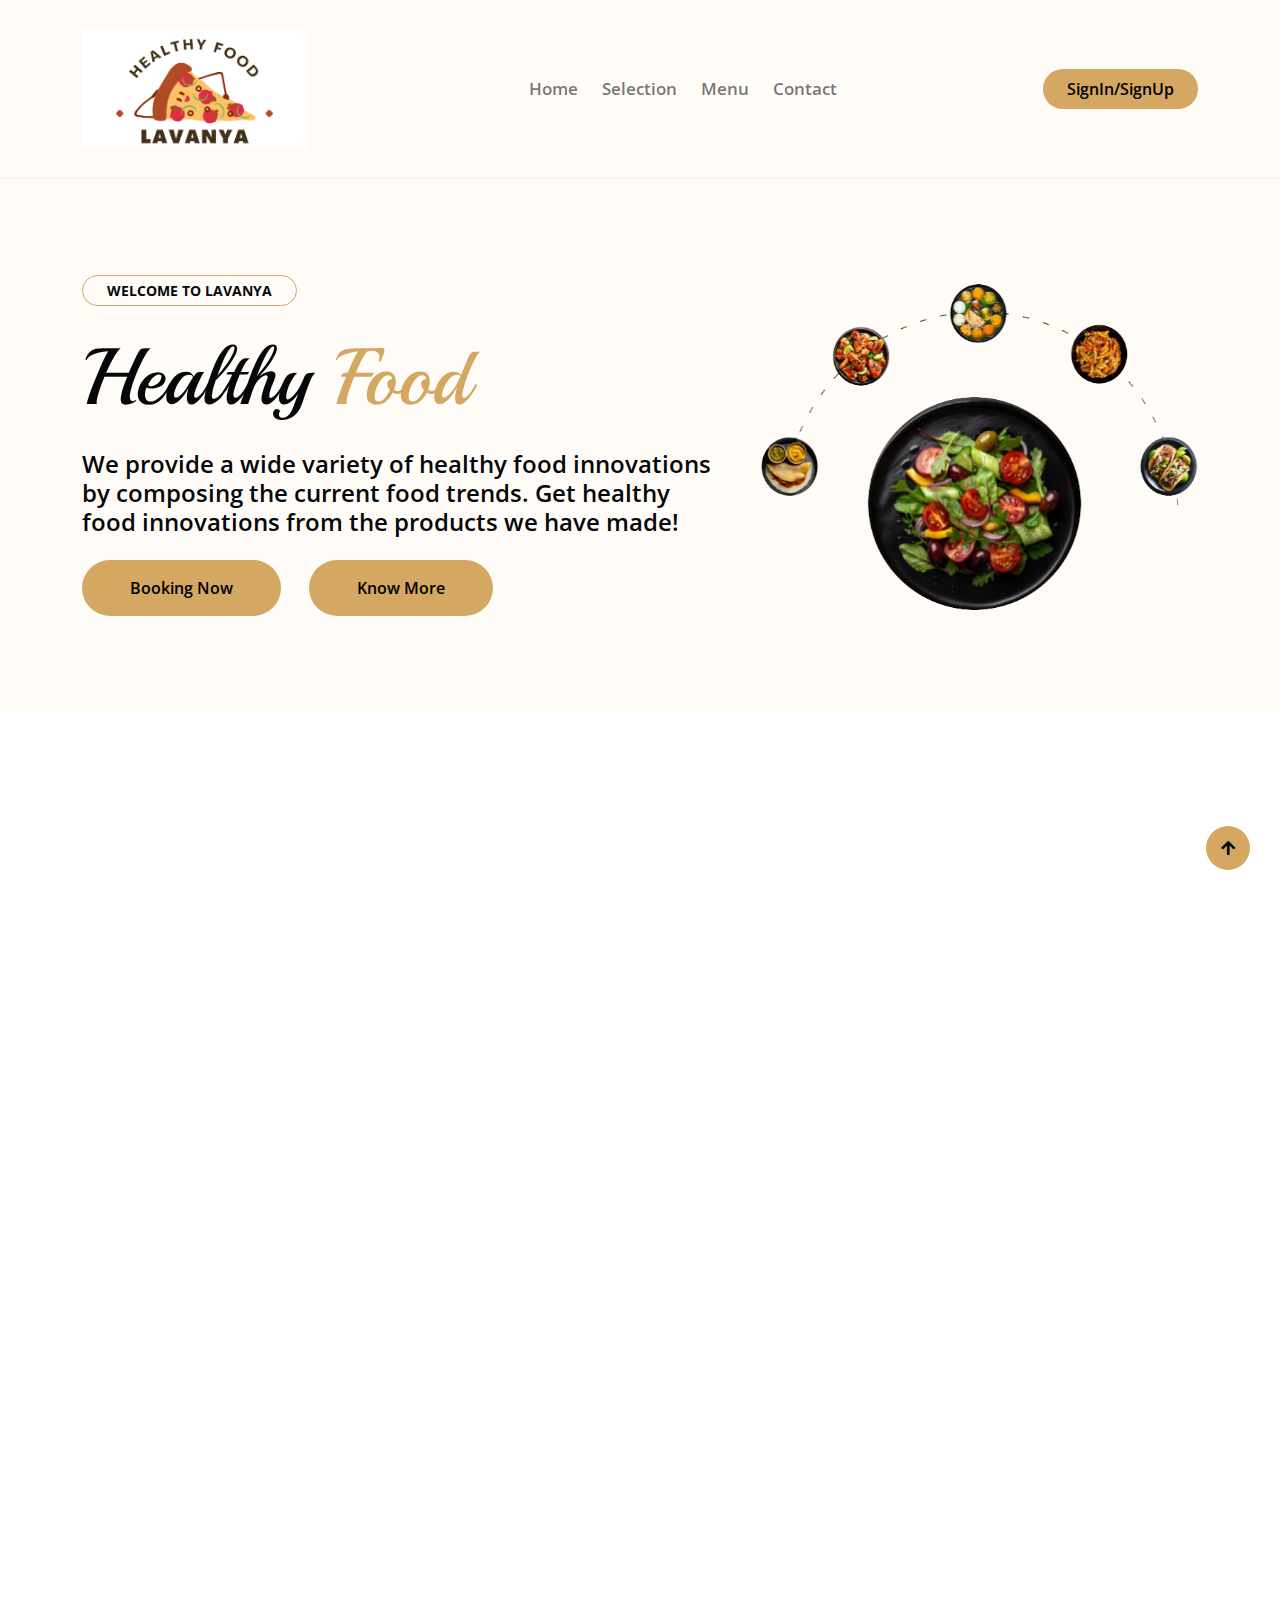
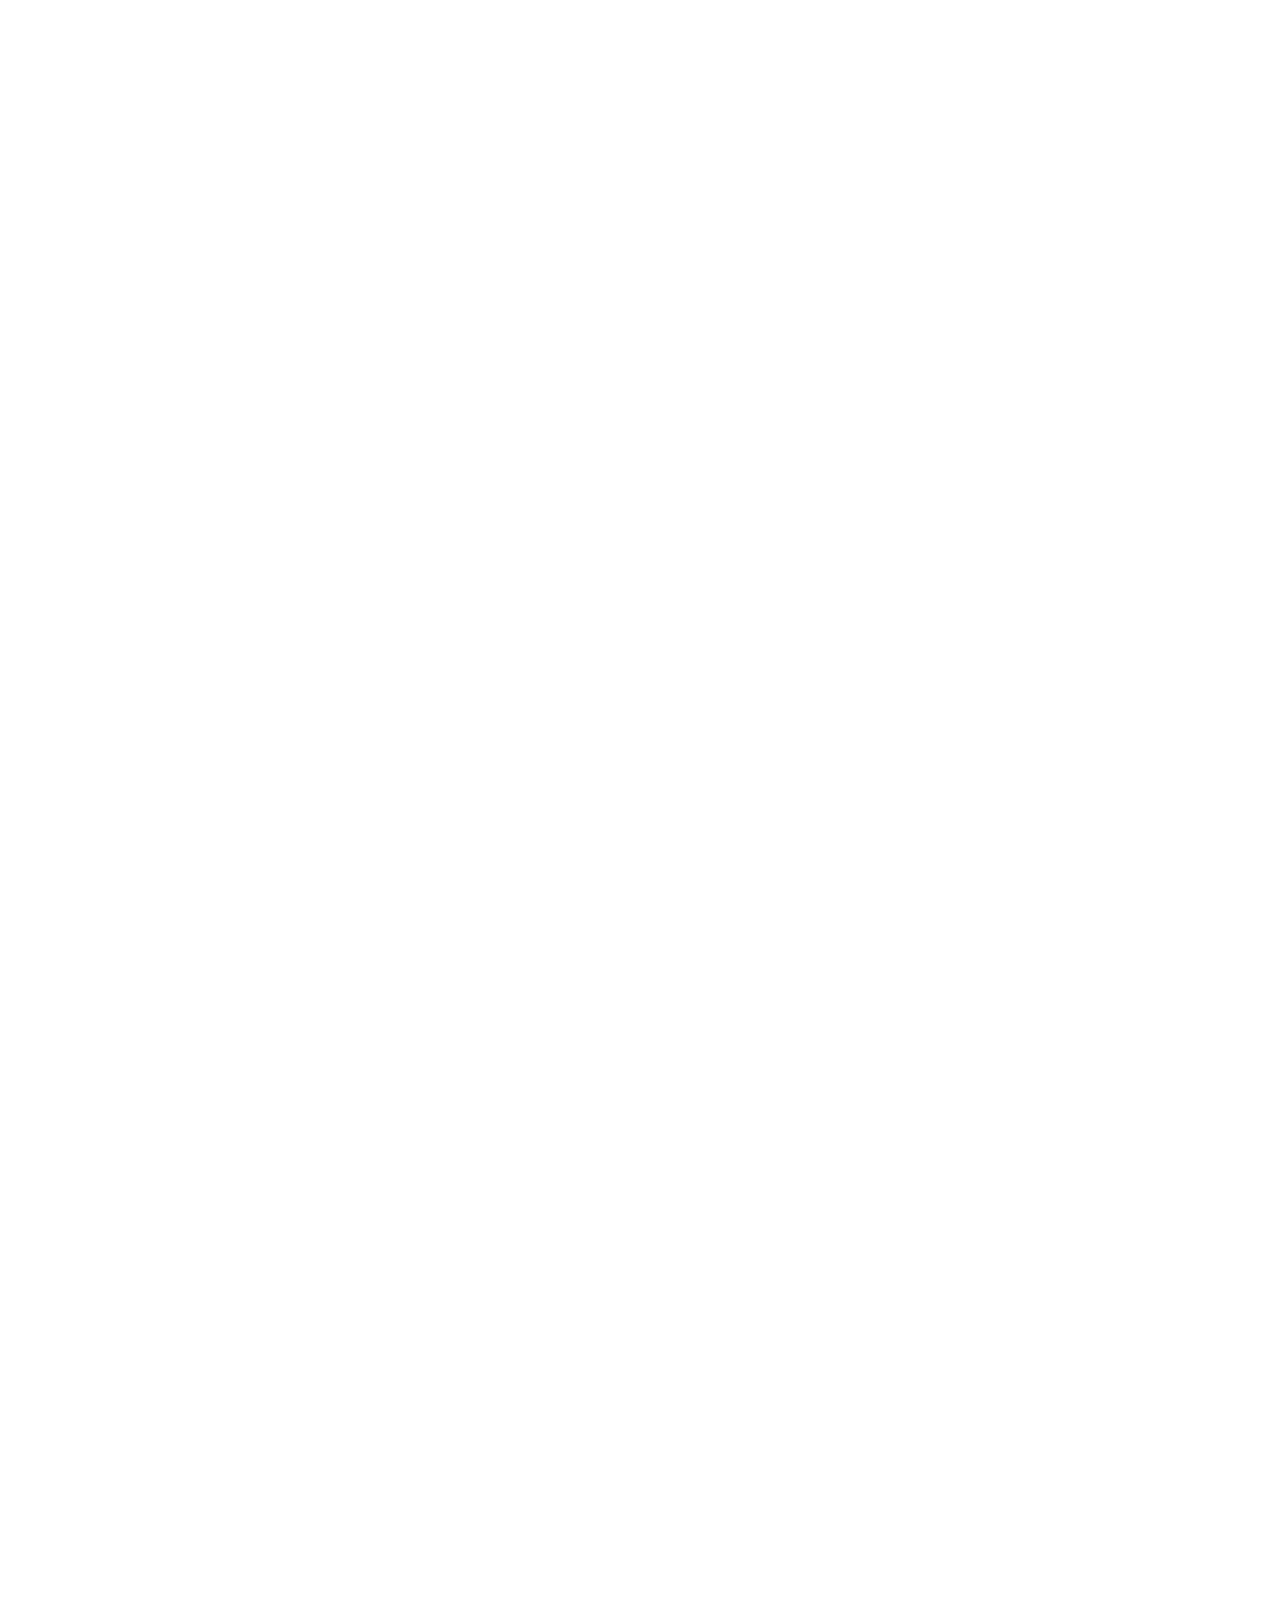
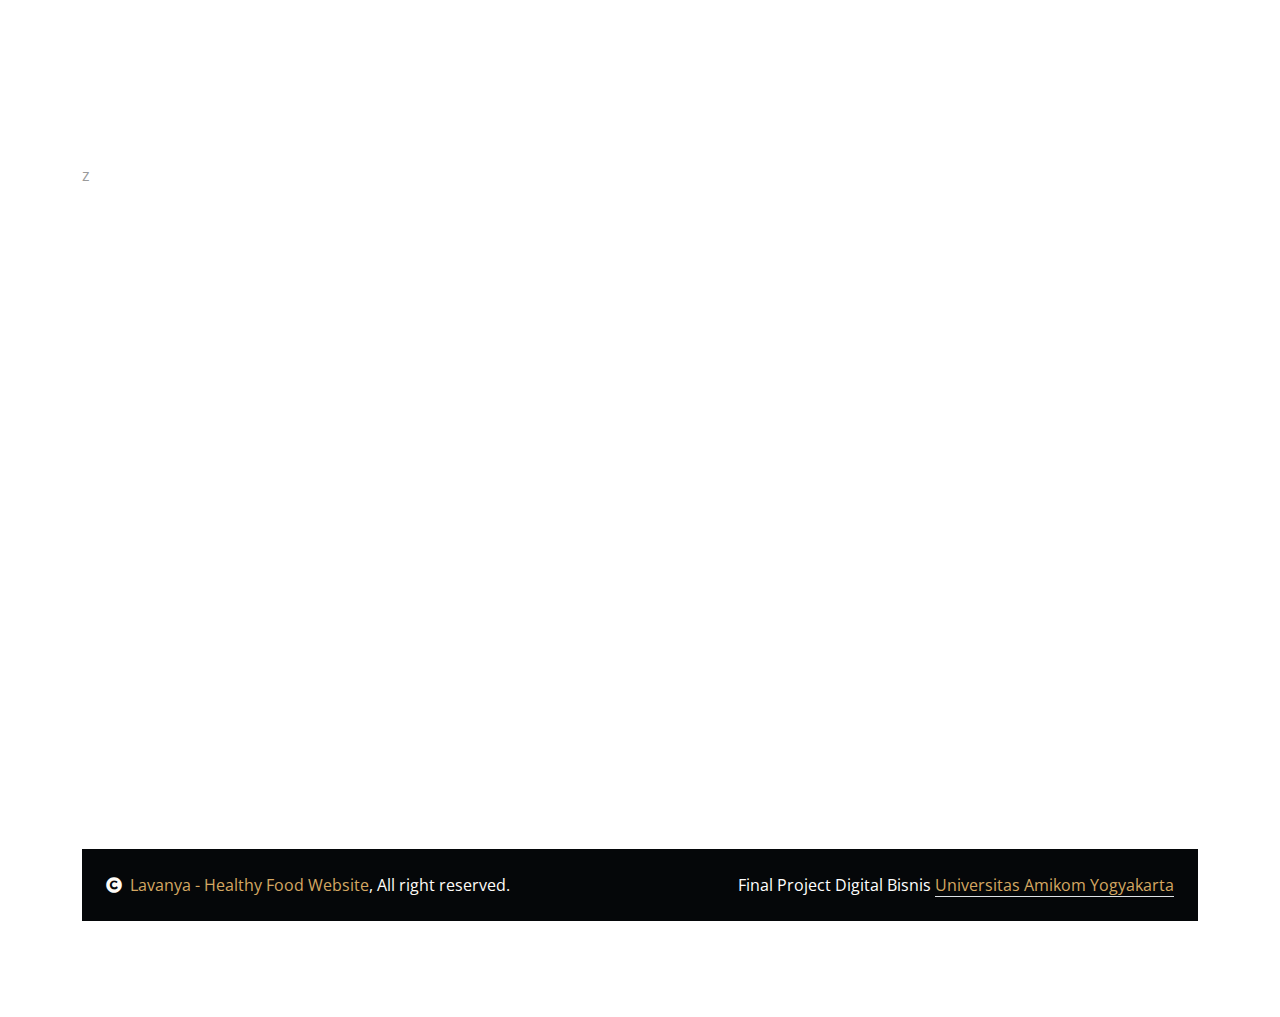
<file: index.html>
<!DOCTYPE html>
<html lang="en">

<head>
    <meta charset="utf-8" />
    <title>Lavanya - Healthy Food Website</title>
    <meta content="width=device-width, initial-scale=1.0" name="viewport" />
    <meta content="" name="keywords" />
    <meta content="" name="description" />

    <!-- Google tag (gtag.js) -->
    <script async src="https://www.googletagmanager.com/gtag/js?id=G-Y4JSTQZ87T"></script>
    <script>
    window.dataLayer = window.dataLayer || [];
    function gtag(){dataLayer.push(arguments);}
    gtag('js', new Date());

    gtag('config', 'G-Y4JSTQZ87T');
    </script>

    <!-- Google Web Fonts -->
    <link rel="preconnect" href="https://fonts.googleapis.com" />
    <link rel="preconnect" href="https://fonts.gstatic.com" crossorigin />
    <link href="https://fonts.googleapis.com/css2?family=Open+Sans:wght@400;600&family=Playball&display=swap"
        rel="stylesheet" />

    <!-- icon -->
    <link rel="icon" type="image/svg" href="/img/logo_lavanya.png" />

    <!-- Icon Font Stylesheet -->
    <link rel="stylesheet" href="https://use.fontawesome.com/releases/v5.15.4/css/all.css" />
    <link href="https://cdn.jsdelivr.net/npm/bootstrap-icons@1.4.1/font/bootstrap-icons.css" rel="stylesheet" />

    <!-- Libraries Stylesheet -->
    <link href="/lib/animate/animate.min.css" rel="stylesheet" />
    <link href="/lib/lightbox/css/lightbox.min.css" rel="stylesheet" />
    <link href="/lib/owlcarousel/owl.carousel.min.css" rel="stylesheet" />

    <!-- Customized Bootstrap Stylesheet -->
    <link href="css/bootstrap.min.css" rel="stylesheet" />

    <!-- Template Stylesheet -->
    <link href="css/style.css" rel="stylesheet" />
</head>

<body>
    <!-- Spinner Start -->
    <div id="spinner"
        class="show w-100 vh-100 bg-white position-fixed translate-middle top-50 start-50 d-flex align-items-center justify-content-center">
        <div class="spinner-grow text-primary" role="status"></div>
    </div>
    <!-- Spinner End -->
    
   
    <!-- Navbar start -->
        <navbar>
        <div class="container-fluid nav-bar">
            <div class="container">
                <nav class="navbar navbar-light navbar-expand-lg py-4">
                    <a href="index.html" class="navbar-brand">
                        <img src="/img/logo_lavanya.png" alt="logo_lavanya" height="120px" />
                    </a>
                    <button class="navbar-toggler py-2 px-3" type="button" data-bs-toggle="collapse"
                        data-bs-target="#navbarCollapse">
                        <span class="fa fa-bars text-primary"></span>
                    </button>
                    <div class="collapse navbar-collapse" id="navbarCollapse">
                        <div class="navbar-nav mx-auto">
                            <a href="/index.html" class="nav-item nav-link">Home</a>
                            <a href="/service.html" class="nav-item nav-link">Selection</a>
                            <a href="/event.html" class="nav-item nav-link">Menu</a>
                            <a href="/contact.html" class="nav-item nav-link">Contact</a>
                        </div>
                        <a href="/login.html" class="btn btn-primary py-2 px-4 d-none d-xl-inline-block rounded-pill">SignIn/SignUp</a>
                    </div>
                </nav>
            </div>
        </div>
    </navbar>
    <!-- Navbar End -->
    

    <!-- Hero Start -->
    <div class="container-fluid bg-light py-6 my-6 mt-0">
        <div class="container">
            <div class="row g-5 align-items-center">
                <div class="col-lg-7 col-md-12">
                    <small
                        class="d-inline-block fw-bold text-dark text-uppercase bg-light border border-primary rounded-pill px-4 py-1 mb-4 animated bounceInDown">Welcome
                        to Lavanya</small>
                    <h1 class="display-1 mb-4 animated bounceInDown">
                        Healthy <span class="text-primary">Food</span>   
                        <h4 class="mb-4"> We provide a wide variety of healthy food innovations by composing the current food trends. Get healthy food innovations from the products we have made!</h4>
                    </h1>

                    <a href="/event.html"
                        class="btn btn-primary border-0 rounded-pill py-3 px-4 px-md-5 me-4 animated bounceInLeft">Booking
                        Now</a>
                    <a href=""
                        class="btn btn-primary border-0 rounded-pill py-3 px-4 px-md-5 animated bounceInLeft">Know
                        More</a>
                </div>
                <div class="col-lg-5 col-md-12">
                    <img src="/img/Group 50.png" class="img-fluid rounded animated zoomIn" alt="" width="1000" height="800" />
                </div>
            </div>
        </div>
    </div>
    <!-- Hero End -->

    <!-- Fact Start-->
    <div class="container-fluid service py-6">
        <div class="container">
            <div class="text-center wow bounceInUp" data-wow-delay="0.1s">
                <small
                    class="d-inline-block fw-bold text-dark text-uppercase bg-light border border-primary rounded-pill px-4 py-1 mb-3">Team
                    </small>
                <h1 class="display-5 mb-5">Creative Team</h1>
            </div>
    <div class="container-fluid faqt py-6">
        <div class="container">
            <div class="row g-4 align-items-center">
                <div class="col-lg-7">
                    <div class="row g-4">
                        <div class="col-sm-4 wow bounceInUp" data-wow-delay="0.3s">
                            <div class="faqt-item bg-primary rounded p-4 text-center">
                                <i class="fas fa-users fa-4x mb-4 text-white"></i>
                                <h2 class="text-dark text-uppercase fw-bold mb-0">21.11.4185</h2>
                                <p class="text-dark text-uppercase fw-bold mb-0">
                                    Luthfia Ridho Damayanti
                                </p>
                            </div>
                        </div>
                        <div class="col-sm-4 wow bounceInUp" data-wow-delay="0.3s">
                            <div class="faqt-item bg-primary rounded p-4 text-center">
                                <i class="fas fa-users fa-4x mb-4 text-white"></i>
                                <h2 class="text-dark text-uppercase fw-bold mb-0">21.11.4123</h2>
                                <p class="text-dark text-uppercase fw-bold mb-0">
                                    Alivia Dyatama Arisusanto
                                </p>
                            </div>
                        </div>
                        <div class="col-sm-4 wow bounceInUp" data-wow-delay="0.7s">
                            <div class="faqt-item bg-primary rounded p-4 text-center">
                                <i class="fas fa-check fa-4x mb-4 text-white"></i>
                                <h2 class="text-dark text-uppercase fw-bold mb-0">Dosen:</h2>
                                <p class="text-dark text-uppercase fw-bold mb-0">
                                    Nuri Cahyano, M.Kom
                                </p>
                            </div>
                        </div>
                    </div>
                </div>
                <div class="col-lg-5 wow bounceInUp" data-wow-delay="0.1s">
                    <div class="video">
                        <button type="button" class="btn btn-play" data-bs-toggle="modal"
                            data-src="https://youtu.be/mJxpW0KD2Jk?si=8NpCDzLIw4Bua4Hi" data-bs-target="#videoModal">
                            <span></span>
                        </button>
                    </div>
                </div>
            </div>
        </div>
    </div>
    <!-- Modal Video -->
    <div class="modal fade" id="videoModal" tabindex="-1" aria-labelledby="exampleModalLabel" aria-hidden="true">
        <div class="modal-dialog">
            <div class="modal-content rounded-0">
                <div class="modal-header">
                    <h5 class="modal-title" id="exampleModalLabel">Youtube Video</h5>
                    <button type="button" class="btn-close" data-bs-dismiss="modal" aria-label="Close"></button>
                </div>
                <div class="modal-body">
                    <!-- 16:9 aspect ratio -->
                    <div class="ratio ratio-16x9">
                        <iframe class="embed-responsive-item" src="" id="video" allowfullscreen
                            allowscriptaccess="always" allow="autoplay"></iframe>
                    </div>
                </div>
            </div>
        </div>
    </div>
    <!-- Fact End -->

    <!-- Service Start -->
    <div class="container-fluid service py-6">
        <div class="container">
            <div class="text-center wow bounceInUp" data-wow-delay="0.1s">
                <small
                    class="d-inline-block fw-bold text-dark text-uppercase bg-light border border-primary rounded-pill px-4 py-1 mb-3">Menu
                    Selection</small>
                <h1 class="display-5 mb-5">Our menu features a wide selection of healthy dishes.</h1>
            </div>
            <div class="row g-4">
                <div class="col-lg-3 col-md-6 col-sm-12 wow bounceInUp" data-wow-delay="0.7s">
                    <div class="bg-light rounded service-item">
                        <div class="service-content d-flex align-items-center justify-content-center p-4">
                            <div class="service-content-icon text-center">
                                <i class="fas fa-utensils fa-7x text-primary mb-4"></i>
                                <h4 class="mb-3">Food</h4>
                                <p class="mb-4">
                                    We serve a wide array of healthy food innovations that have been designed to meet your various nutritional needs and dietary preferences.
                                </p>
                            </div>
                        </div>
                    </div>
                </div>
                <div class="col-lg-3 col-md-6 col-sm-12 wow bounceInUp" data-wow-delay="0.7s">
                    <div class="bg-light rounded service-item">
                        <div class="service-content d-flex align-items-center justify-content-center p-4">
                            <div class="service-content-icon text-center">
                                <i class="fas fa-hamburger fa-7x text-primary mb-4"></i>
                                <h4 class="mb-3">Snack</h4>
                                <p class="mb-4">
                                    We serve an innovative collection of healthy and delicious snacks to accompany your active lifestyle.
                                </p>
                            </div>
                        </div>
                    </div>
                </div>
                <div class="col-lg-3 col-md-6 col-sm-12 wow bounceInUp" data-wow-delay="0.1s">
                    <div class="bg-light rounded service-item">
                        <div class="service-content d-flex align-items-center justify-content-center p-4">
                            <div class="service-content-icon text-center">
                                <i class="fas fa-wine-glass-alt fa-7x text-primary mb-4"></i>
                                <h4 class="mb-3">Drink</h4>
                                <p class="mb-4">
                                    We present the latest innovations in healthy drinks that are refreshing and beneficial for your body.
                                </p>
                            </div>
                        </div>
                    </div>
                </div>
                <div class="col-lg-3 col-md-6 col-sm-12 wow bounceInUp" data-wow-delay="0.5s">
                    <div class="bg-light rounded service-item">
                        <div class="service-content d-flex align-items-center justify-content-center p-4">
                            <div class="service-content-icon text-center">
                                <i class="fas fa-hotdog fa-7x text-primary mb-4"></i>
                                <h4 class="mb-3">Combo</h4>
                                <p class="mb-4">
                                    We provide combo packages consisting of snacks and food.
                                </p>
                            </div>
                        </div>
                    </div>
                </div>
            </div>
        </div>
    </div>
    <!-- Service End -->

    <!-- Events Start -->
    <div class="container-fluid event py-6">
        <div class="container">
            <div class="text-center wow bounceInUp" data-wow-delay="0.1s">
                <small
                    class="d-inline-block fw-bold text-dark text-uppercase bg-light border border-primary rounded-pill px-4 py-1 mb-3">Various Menus
                    </small>
                <h1 class="display-5 mb-5">
                    A Variety Of Menus Available
                </h1>
            </div>
            <div class="tab-class text-center">
                <ul class="nav nav-pills d-inline-flex justify-content-center mb-5 wow bounceInUp"
                    data-wow-delay="0.1s">
                    <li class="nav-item p-2">
                        <a class="d-flex mx-2 py-2 border border-primary bg-light rounded-pill active"
                            data-bs-toggle="pill" href="#tab-1">
                            <span class="text-dark" style="width: 150px">All Menu</span>
                        </a>
                    </li>
                    <li class="nav-item p-2">
                        <a class="d-flex py-2 mx-2 border border-primary bg-light rounded-pill" data-bs-toggle="pill"
                            href="#tab-2">
                            <span class="text-dark" style="width: 150px">Food</span>
                        </a>
                    </li>
                    <li class="nav-item p-2">
                        <a class="d-flex mx-2 py-2 border border-primary bg-light rounded-pill" data-bs-toggle="pill"
                            href="#tab-3">
                            <span class="text-dark" style="width: 150px">Snack</span>
                        </a>
                    </li>
                    <li class="nav-item p-2">
                        <a class="d-flex mx-2 py-2 border border-primary bg-light rounded-pill" data-bs-toggle="pill"
                            href="#tab-4">
                            <span class="text-dark" style="width: 150px">Drink</span>
                        </a>
                    </li>
                    <li class="nav-item p-2">
                        <a class="d-flex mx-2 py-2 border border-primary bg-light rounded-pill" data-bs-toggle="pill"
                            href="#tab-5">
                            <span class="text-dark" style="width: 150px">Combo</span>
                        </a>
                    </li>
                </ul>
                <div class="tab-content">
                    <div id="tab-1" class="tab-pane fade show p-0 active">
                        <div class="row g-4">
                            <div class="col-lg-12">
                                <div class="row g-4">
                                    <div class="col-md-6 col-lg-3 wow bounceInUp" data-wow-delay="0.1s">
                                        <div class="event-img position-relative">
                                            <img class="img-fluid rounded w-100" src="/img/sallad salmon.jpeg" alt="">
                                            <div class="event-overlay d-flex flex-column p-4">
                                                <h4 class="me-auto">Saladroll with Salmon</h4>
                                                <a href="/img/sallad salmon.jpeg" data-lightbox="event-1"
                                                    class="my-auto"><i
                                                        class="fas fa-search-plus text-dark fa-2x"></i></a>
                                            </div>
                                        </div>
                                    </div>
                                    <div class="col-md-6 col-lg-3 wow bounceInUp" data-wow-delay="0.3s">
                                        <div class="event-img position-relative">
                                            <img class="img-fluid rounded w-100" src="/img/smoothie.jpeg" alt="">
                                            <div class="event-overlay d-flex flex-column p-4">
                                                <h4 class="me-auto">Smoothie Berry Bowl</h4>
                                                <a href="/img/smoothie.jpeg" data-lightbox="event-2"
                                                    class="my-auto"><i
                                                        class="fas fa-search-plus text-dark fa-2x"></i></a>
                                            </div>
                                        </div>
                                    </div>
                                    <div class="col-md-6 col-lg-3 wow bounceInUp" data-wow-delay="0.5s">
                                        <div class="event-img position-relative">
                                            <img class="img-fluid rounded w-100" src="/img/kombucha.jpeg" alt="">
                                            <div class="event-overlay d-flex flex-column p-4">
                                                <h4 class="me-auto">Kombucha</h4>
                                                <a href="/img/kombucha.jpeg" data-lightbox="event-3"
                                                    class="my-auto"><i
                                                        class="fas fa-search-plus text-dark fa-2x"></i></a>
                                            </div>
                                        </div>
                                    </div>
                                    <div class="col-md-6 col-lg-3 wow bounceInUp" data-wow-delay="0.7s">
                                        <div class="event-img position-relative">
                                            <img class="img-fluid rounded w-100" src="/img/soup .jpeg" alt="">
                                            <div class="event-overlay d-flex flex-column p-4">
                                                <h4 class="me-auto">Butternut Soup</h4>
                                                <a href="/img/soup .jpeg" data-lightbox="event-4"
                                                    class="my-auto"><i
                                                        class="fas fa-search-plus text-dark fa-2x"></i></a>
                                            </div>
                                        </div>
                                    </div>
                                    <div class="col-md-6 col-lg-3 wow bounceInUp" data-wow-delay="0.1s">
                                        <div class="event-img position-relative">
                                            <img class="img-fluid rounded w-100" src="/img/Fruittea.jpeg" alt="">
                                            <div class="event-overlay d-flex flex-column p-4">
                                                <h4 class="me-auto">Fruit Tea</h4>
                                                <a href="/img/Fruittea.jpeg" data-lightbox="event-5"
                                                    class="my-auto"><i
                                                        class="fas fa-search-plus text-dark fa-2x"></i></a>
                                            </div>
                                        </div>
                                    </div>
                                    <div class="col-md-6 col-lg-3 wow bounceInUp" data-wow-delay="0.3s">
                                        <div class="event-img position-relative">
                                            <img class="img-fluid rounded w-100" src="/img/fresh salad.jpeg" alt="">
                                            <div class="event-overlay d-flex flex-column p-4">
                                                <h4 class="me-auto">Fresh Salad</h4>
                                                <a href="/img/fresh salad.jpeg" data-lightbox="event-6"
                                                    class="my-auto"><i
                                                        class="fas fa-search-plus text-dark fa-2x"></i></a>
                                            </div>
                                        </div>
                                    </div>
                                    <div class="col-md-6 col-lg-3 wow bounceInUp" data-wow-delay="0.5s">
                                        <div class="event-img position-relative">
                                            <img class="img-fluid rounded w-100" src="/img/pancake.jpeg" alt="">
                                            <div class="event-overlay d-flex flex-column p-4">
                                                <h4 class="me-auto">Pancake Fruit</h4>
                                                <a href="/img/pancake.jpeg" data-lightbox="event-7"
                                                    class="my-auto"><i
                                                        class="fas fa-search-plus text-dark fa-2x"></i></a>
                                            </div>
                                        </div>
                                    </div>
                                    <div class="col-md-6 col-lg-3 wow bounceInUp" data-wow-delay="0.7s">
                                        <div class="event-img position-relative">
                                            <img class="img-fluid rounded w-100" src="/img/pomegranate.jpeg" alt="">
                                            <div class="event-overlay d-flex flex-column p-4">
                                                <h4 class="me-auto">Pomegranate Fresh Drink</h4>
                                                <a href="/img/pomegranate.jpeg" data-lightbox="event-17"
                                                    class="my-auto"><i
                                                        class="fas fa-search-plus text-dark fa-2x"></i></a>
                                            </div>
                                        </div>
                                    </div>
                                </div>
                            </div>
                        </div>
                    </div>
                    <div id="tab-2" class="tab-pane fade show p-0">
                        <div class="row g-4">
                            <div class="col-lg-12">
                                <div class="row g-4">
                                    <div class="col-md-6 col-lg-3">
                                        <div class="event-img position-relative">
                                            <img class="img-fluid rounded w-100" src="/img/sirloin.jpeg" alt="">
                                            <div class="event-overlay d-flex flex-column p-4">
                                                <h4 class="me-auto">Steak with Vegetable</h4>
                                                <a href="/img/sirloin.jpeg" data-lightbox="event-8" class="my-auto"><i
                                                        class="fas fa-search-plus text-dark fa-2x"></i></a>
                                            </div>
                                        </div>
                                    </div>
                                    <div class="col-md-6 col-lg-3">
                                        <div class="event-img position-relative">
                                            <img class="img-fluid rounded w-100" src="/img/soup udang.jpeg" alt="">
                                            <div class="event-overlay d-flex flex-column p-4">
                                                <h4 class="me-auto">Shrimp Soup</h4>
                                                <a href="/img/soup udang.jpeg" data-lightbox="event-9" class="my-auto"><i
                                                        class="fas fa-search-plus text-dark fa-2x"></i></a>
                                            </div>
                                        </div>
                                    </div>
                                    <div class="col-md-6 col-lg-3">
                                        <div class="event-img position-relative">
                                            <img class="img-fluid rounded w-100" src="/img/mix vegetable.jpeg" alt="">
                                            <div class="event-overlay d-flex flex-column p-4">
                                                <h4 class="me-auto">Mix Vegetable</h4>
                                                <a href="/img/mix vegetable.jpeg" data-lightbox="event-9" class="my-auto"><i
                                                        class="fas fa-search-plus text-dark fa-2x"></i></a>
                                            </div>
                                        </div>
                                    </div>
                                        <div class="col-md-6 col-lg-3">
                                            <div class="event-img position-relative">
                                                <img class="img-fluid rounded w-100" src="/img/tunasop.jpeg" alt="">
                                                <div class="event-overlay d-flex flex-column p-4">
                                                    <h4 class="me-auto">Tuna Soup</h4>
                                                    <a href="/img/tunasop.jpeg" data-lightbox="event-9" class="my-auto"><i
                                                            class="fas fa-search-plus text-dark fa-2x"></i></a>
                                                </div>
                                            </div>
                                        </div>
                                        <div class="col-md-6 col-lg-3">
                                            <div class="event-img position-relative">
                                                <img class="img-fluid rounded w-100" src="/img/tofubowl.jpeg" alt="">
                                                <div class="event-overlay d-flex flex-column p-4">
                                                    <h4 class="me-auto">Tofu Bowl</h4>
                                                    <a href="/img/tofubowl.jpeg" data-lightbox="event-9" class="my-auto"><i
                                                            class="fas fa-search-plus text-dark fa-2x"></i></a>
                                                </div>
                                            </div>
                                        </div>
                                        <div class="col-md-6 col-lg-3">
                                            <div class="event-img position-relative">
                                                <img class="img-fluid rounded w-100" src="/img/beefwithpring.jpeg" alt="">
                                                <div class="event-overlay d-flex flex-column p-4">
                                                    <h4 class="me-auto">Beef with Pring</h4>
                                                    <a href="/img/beefwithpring.jpeg" data-lightbox="event-9" class="my-auto"><i
                                                            class="fas fa-search-plus text-dark fa-2x"></i></a>
                                                </div>
                                            </div>
                                        </div>
                                        <div class="col-md-6 col-lg-3">
                                            <div class="event-img position-relative">
                                                <img class="img-fluid rounded w-100" src="/img/Chicken Kale Soup.jpeg" alt="">
                                                <div class="event-overlay d-flex flex-column p-4">
                                                    <h4 class="me-auto">Chicken Kale Soup</h4>
                                                    <a href="/img/Chicken Kale Soup.jpeg" data-lightbox="event-9" class="my-auto"><i
                                                            class="fas fa-search-plus text-dark fa-2x"></i></a>
                                                </div>
                                            </div>
                                        </div>
                                        <div class="col-md-6 col-lg-3">
                                            <div class="event-img position-relative">
                                                <img class="img-fluid rounded w-100" src="/img/chickenmarbella.jpeg" alt="">
                                                <div class="event-overlay d-flex flex-column p-4">
                                                    <h4 class="me-auto">Chicken Marbella</h4>
                                                    <a href="/img/chickenmarbella.jpeg" data-lightbox="event-9" class="my-auto"><i
                                                            class="fas fa-search-plus text-dark fa-2x"></i></a>
                                                </div>
                                            </div>
                                        </div>
                                 </div>
                            </div>
                        </div>
                    </div>
                    <div id="tab-3" class="tab-pane fade show p-0">
                        <div class="row g-4">
                            <div class="col-lg-12">
                                <div class="row g-4">
                                    <div class="col-md-6 col-lg-3">
                                        <div class="event-img position-relative">
                                            <img class="img-fluid rounded w-100" src="/img/bread berry.jpeg" alt="">
                                            <div class="event-overlay d-flex flex-column p-4">
                                                <h4 class="me-auto">Bread Berry</h4>
                                                <a href="/img/bread berry.jpeg" data-lightbox="event-10" class="my-auto"><i
                                                        class="fas fa-search-plus text-dark fa-2x"></i></a>
                                            </div>
                                        </div>
                                    </div>
                                    <div class="col-md-6 col-lg-3">
                                        <div class="event-img position-relative">
                                            <img class="img-fluid rounded w-100" src="/img/smoothie.jpeg" alt="">
                                            <div class="event-overlay d-flex flex-column p-4">
                                                <h4 class="me-auto">Smoothie Berry Bowl</h4>
                                                <a href="/img/smoothie.jpeg" data-lightbox="event-11" class="my-auto"><i
                                                        class="fas fa-search-plus text-dark fa-2x"></i></a>
                                            </div>
                                        </div>
                                    </div>
                                    <div class="col-md-6 col-lg-3">
                                        <div class="event-img position-relative">
                                            <img class="img-fluid rounded w-100" src="/img/pancake.jpeg" alt="">
                                            <div class="event-overlay d-flex flex-column p-4">
                                                <h4 class="me-auto">Pancake Fruit</h4>
                                                <a href="/img/pancake.jpeg" data-lightbox="event-11" class="my-auto"><i
                                                        class="fas fa-search-plus text-dark fa-2x"></i></a>
                                            </div>
                                        </div>
                                    </div>
                                    <div class="col-md-6 col-lg-3">
                                        <div class="event-img position-relative">
                                            <img class="img-fluid rounded w-100" src="/img/bread egg.jpeg" alt="">
                                            <div class="event-overlay d-flex flex-column p-4">
                                                <h4 class="me-auto">Bread Egg</h4>
                                                <a href="/img/bread egg.jpeg" data-lightbox="event-11" class="my-auto"><i
                                                        class="fas fa-search-plus text-dark fa-2x"></i></a>
                                            </div>
                                        </div>
                                    </div>
                                    <div class="col-md-6 col-lg-3">
                                        <div class="event-img position-relative">
                                            <img class="img-fluid rounded w-100" src="/img/salad tomato.jpeg" alt="">
                                            <div class="event-overlay d-flex flex-column p-4">
                                                <h4 class="me-auto">Tommato Salad</h4>
                                                <a href="/img/salad tomato.jpeg" data-lightbox="event-11" class="my-auto"><i
                                                        class="fas fa-search-plus text-dark fa-2x"></i></a>
                                            </div>
                                        </div>
                                    </div>
                                    <div class="col-md-6 col-lg-3">
                                        <div class="event-img position-relative">
                                            <img class="img-fluid rounded w-100" src="/img/smoothie blueberry.jpeg" alt="">
                                            <div class="event-overlay d-flex flex-column p-4">
                                                <h4 class="me-auto">Smoothie Berry Quaker</h4>
                                                <a href="/img/smoothie blueberry.jpeg" data-lightbox="event-11" class="my-auto"><i
                                                        class="fas fa-search-plus text-dark fa-2x"></i></a>
                                            </div>
                                        </div>
                                    </div>
                                    <div class="col-md-6 col-lg-3">
                                        <div class="event-img position-relative">
                                            <img class="img-fluid rounded w-100" src="/img/weetabix with warm.jpeg" alt="">
                                            <div class="event-overlay d-flex flex-column p-4">
                                                <h4 class="me-auto">Weetabix with Warm</h4>
                                                <a href="/img/weetabix with warm.jpeg" data-lightbox="event-11" class="my-auto"><i
                                                        class="fas fa-search-plus text-dark fa-2x"></i></a>
                                            </div>
                                        </div>
                                    </div>
                                    <div class="col-md-6 col-lg-3">
                                        <div class="event-img position-relative">
                                            <img class="img-fluid rounded w-100" src="/img/corn.jpeg" alt="">
                                            <div class="event-overlay d-flex flex-column p-4">
                                                <h4 class="me-auto">Grilled Corn</h4>
                                                <a href="/img/corn.jpeg" data-lightbox="event-11" class="my-auto"><i
                                                        class="fas fa-search-plus text-dark fa-2x"></i></a>
                                            </div>
                                        </div>
                                    </div>
                                </div>
                            </div>
                        </div>
                    </div>
                    <div id="tab-4" class="tab-pane fade show p-0">
                        <div class="row g-4">
                            <div class="col-lg-12">
                                <div class="row g-4">
                                    <div class="col-md-6 col-lg-3">
                                        <div class="event-img position-relative">
                                            <img class="img-fluid rounded w-100" src="/img/Fruittea.jpeg" alt="">
                                            <div class="event-overlay d-flex flex-column p-4">
                                                <h4 class="me-auto">Fruit Tea</h4>
                                                <a href="/img/Fruittea.jpeg" data-lightbox="event-12" class="my-auto"><i
                                                        class="fas fa-search-plus text-dark fa-2x"></i></a>
                                            </div>
                                        </div>
                                    </div>
                                    <div class="col-md-6 col-lg-3">
                                        <div class="event-img position-relative">
                                            <img class="img-fluid rounded w-100" src="/img/kombucha.jpeg" alt="">
                                            <div class="event-overlay d-flex flex-column p-4">
                                                <h4 class="me-auto">Kombucha</h4>
                                                <a href="/img/kombucha.jpeg" data-lightbox="event-13" class="my-auto"><i
                                                        class="fas fa-search-plus text-dark fa-2x"></i></a>
                                            </div>
                                        </div>
                                    </div>
                                    <div class="col-md-6 col-lg-3">
                                        <div class="event-img position-relative">
                                            <img class="img-fluid rounded w-100" src="/img/pomegranate.jpeg" alt="">
                                            <div class="event-overlay d-flex flex-column p-4">
                                                <h4 class="me-auto">Pomegranate Fresh Drink</h4>
                                                <a href="/img/pomegranate.jpeg" data-lightbox="event-13" class="my-auto"><i
                                                        class="fas fa-search-plus text-dark fa-2x"></i></a>
                                            </div>
                                        </div>
                                    </div>
                                    <div class="col-md-6 col-lg-3">
                                        <div class="event-img position-relative">
                                            <img class="img-fluid rounded w-100" src="/img/herbaltea.jpeg" alt="">
                                            <div class="event-overlay d-flex flex-column p-4">
                                                <h4 class="me-auto">Herbal Tea</h4>
                                                <a href="/img/herbaltea.jpeg" data-lightbox="event-13" class="my-auto"><i
                                                        class="fas fa-search-plus text-dark fa-2x"></i></a>
                                            </div>
                                        </div>
                                    </div>
                                    <div class="col-md-6 col-lg-3">
                                        <div class="event-img position-relative">
                                            <img class="img-fluid rounded w-100" src="/img/Greenjuice.jpeg" alt="">
                                            <div class="event-overlay d-flex flex-column p-4">
                                                <h4 class="me-auto">Green Juice</h4>
                                                <a href="/img/Greenjuice.jpeg" data-lightbox="event-13" class="my-auto"><i
                                                        class="fas fa-search-plus text-dark fa-2x"></i></a>
                                            </div>
                                        </div>
                                    </div>
                                    <div class="col-md-6 col-lg-3">
                                        <div class="event-img position-relative">
                                            <img class="img-fluid rounded w-100" src="/img/Lemon water.jpeg" alt="">
                                            <div class="event-overlay d-flex flex-column p-4">
                                                <h4 class="me-auto">Lemon Water</h4>
                                                <a href="/img/Lemon water.jpeg" data-lightbox="event-13" class="my-auto"><i
                                                        class="fas fa-search-plus text-dark fa-2x"></i></a>
                                            </div>
                                        </div>
                                    </div>
                                    <div class="col-md-6 col-lg-3">
                                        <div class="event-img position-relative">
                                            <img class="img-fluid rounded w-100" src="/img/springjus.jpeg" alt="">
                                            <div class="event-overlay d-flex flex-column p-4">
                                                <h4 class="me-auto">Spring Juice Splash</h4>
                                                <a href="img/springjus.jpeg" data-lightbox="event-13" class="my-auto"><i
                                                        class="fas fa-search-plus text-dark fa-2x"></i></a>
                                            </div>
                                        </div>
                                    </div>
                                    <div class="col-md-6 col-lg-3">
                                        <div class="event-img position-relative">
                                            <img class="img-fluid rounded w-100" src="/img/red berries smoothie.jpeg" alt="">
                                            <div class="event-overlay d-flex flex-column p-4">
                                                <h4 class="me-auto">Red Berry Smoothies</h4>
                                                <a href="/img/red berries smoothie.jpeg" data-lightbox="event-13" class="my-auto"><i
                                                        class="fas fa-search-plus text-dark fa-2x"></i></a>
                                            </div>
                                        </div>
                                    </div>
                                </div>
                            </div>
                        </div>
                    </div>
                    <div id="tab-5" class="tab-pane fade show p-0">
                        <div class="row g-4">
                            <div class="col-lg-12">
                                <div class="row g-4">
                                    <div class="col-md-6 col-lg-3">
                                        <div class="event-img position-relative">
                                            <img class="img-fluid rounded w-100" src="/img/combo1.jpg" alt="">
                                            <div class="event-overlay d-flex flex-column p-4">
                                                <h4 class="me-auto">Combo 1</h4>
                                                <a href="/img/combo1.jpg" data-lightbox="event-14" class="my-auto"><i
                                                        class="fas fa-search-plus text-dark fa-2x"></i></a>
                                            </div>
                                        </div>
                                    </div>
                                    <div class="col-md-6 col-lg-3">
                                        <div class="event-img position-relative">
                                            <img class="img-fluid rounded w-100" src="/img/combo2.jpg" alt="">
                                            <div class="event-overlay d-flex flex-column p-4">
                                                <h4 class="me-auto">Combo 2</h4>
                                                <a href="/img/combo2.jpg" data-lightbox="event-15" class="my-auto"><i
                                                        class="fas fa-search-plus text-dark fa-2x"></i></a>
                                            </div>
                                        </div>
                                    </div>
                                    <div class="col-md-6 col-lg-3">
                                        <div class="event-img position-relative">
                                            <img class="img-fluid rounded w-100" src="/img/combo3.jpg" alt="">
                                            <div class="event-overlay d-flex flex-column p-4">
                                                <h4 class="me-auto">Combo 3</h4>
                                                <a href="/img/combo3.jpg" data-lightbox="event-15" class="my-auto"><i
                                                        class="fas fa-search-plus text-dark fa-2x"></i></a>
                                            </div>
                                        </div>
                                    </div>
                                    <div class="col-md-6 col-lg-3">
                                        <div class="event-img position-relative">
                                            <img class="img-fluid rounded w-100" src="/img/combo4.jpg" alt="">
                                            <div class="event-overlay d-flex flex-column p-4">
                                                <h4 class="me-auto">Combo 4</h4>
                                                <a href="/img/combo4.jpg" data-lightbox="event-15" class="my-auto"><i
                                                        class="fas fa-search-plus text-dark fa-2x"></i></a>
                                            </div>
                                        </div>
                                    </div>
                                    <div class="col-md-6 col-lg-3">
                                        <div class="event-img position-relative">
                                            <img class="img-fluid rounded w-100" src="/img/combo5.jpg" alt="">
                                            <div class="event-overlay d-flex flex-column p-4">
                                                <h4 class="me-auto">Combo 5</h4>
                                                <a href="/img/combo5.jpg" data-lightbox="event-15" class="my-auto"><i
                                                        class="fas fa-search-plus text-dark fa-2x"></i></a>
                                            </div>
                                        </div>
                                    </div>
                                    <div class="col-md-6 col-lg-3">
                                        <div class="event-img position-relative">
                                            <img class="img-fluid rounded w-100" src="/img/combo6.jpg" alt="">
                                            <div class="event-overlay d-flex flex-column p-4">
                                                <h4 class="me-auto">Combo 6</h4>
                                                <a href="/img/combo6.jpg" data-lightbox="event-15" class="my-auto"><i
                                                        class="fas fa-search-plus text-dark fa-2x"></i></a>
                                            </div>
                                        </div>
                                    </div>
                                    <div class="col-md-6 col-lg-3">
                                        <div class="event-img position-relative">
                                            <img class="img-fluid rounded w-100" src="/img/combo7.jpeg" alt="">
                                            <div class="event-overlay d-flex flex-column p-4">
                                                <h4 class="me-auto">Combo 7</h4>
                                                <a href="/img/combo7.jpeg" data-lightbox="event-15" class="my-auto"><i
                                                        class="fas fa-search-plus text-dark fa-2x"></i></a>
                                            </div>
                                        </div>
                                    </div>
                                    <div class="col-md-6 col-lg-3">
                                        <div class="event-img position-relative">
                                            <img class="img-fluid rounded w-100" src="/img/combo8.jpeg" alt="">
                                            <div class="event-overlay d-flex flex-column p-4">
                                                <h4 class="me-auto">Combo 8</h4>
                                                <a href="/img/combo8.jpeg" data-lightbox="event-15" class="my-auto"><i
                                                        class="fas fa-search-plus text-dark fa-2x"></i></a>
                                            </div>
                                        </div>
                                    </div>
                                </div>
                            </div>
                        </div>
                    </div>
                </div>
            </div>
        </div>
    </div>
    <!-- Events End -->

    <!-- Menu Start -->

    <!-- Menu End -->z

    <!-- Footer Start -->
    <div class="container-fluid footer py-6 my-6 mb-0 bg-light wow bounceInUp" data-wow-delay="0.1s">
        <div class="container">
            <div class="row">
                <div class="col-lg-3 col-md-6">
                    <div class="footer-item">
                        <h1 class="text-primary">
                            Lava<span class="text-dark">nya</span>
                        </h1>
                        <p class="lh-lg mb-4">
                            Through Healthyfood Lavanya, you can easily order healthy food anytime, with fast and secure delivery services. Enjoy the convenience of maintaining a healthy diet with Lavanya, your trusted partner on your journey to a healthy lifestyle.
                        </p>
                        <div class="footer-icon d-flex">
                            <a class="btn btn-primary btn-sm-square me-2 rounded-circle" href=""><i
                                    class="fab fa-facebook-f"></i></a>
                            <a class="btn btn-primary btn-sm-square me-2 rounded-circle" href=""><i
                                    class="fab fa-twitter"></i></a>
                            <a href="#" class="btn btn-primary btn-sm-square me-2 rounded-circle"><i
                                    class="fab fa-instagram"></i></a>
                            <a href="#" class="btn btn-primary btn-sm-square rounded-circle"><i
                                    class="fab fa-linkedin-in"></i></a>
                        </div>
                    </div>
                </div>
                <div class="col-lg-3 col-md-6">
                    <div class="footer-item">
                        <h4 class="mb-4">Special Menu</h4>
                        <div class="d-flex flex-column align-items-start">
                            <a class="text-body mb-3" href=""><i class="fa fa-check text-primary me-2"></i>Salad Roll
                                with Salmon</a>
                            <a class="text-body mb-3" href=""><i class="fa fa-check text-primary me-2"></i>Smoothie Berry Bowl</a>
                            <a class="text-body mb-3" href=""><i class="fa fa-check text-primary me-2"></i>Kombucha
                                </a>
                            <a class="text-body mb-3" href=""><i class="fa fa-check text-primary me-2"></i>Butternut
                                Soup</a>
                        </div>
                    </div>
                </div>
                <div class="col-lg-3 col-md-6">
                    <div class="footer-item">
                        <h4 class="mb-4">Contact Us</h4>
                        <div class="d-flex flex-column align-items-start">
                            <p>
                                <i class="fa fa-map-marker-alt text-primary me-2"></i> 123
                                Klaten City.
                            </p>
                            <p>
                                <i class="fa fa-phone-alt text-primary me-2"></i> (+62) 3456
                                7890 123
                            </p>
                            <p>
                                <i class="fas fa-envelope text-primary me-2"></i>
                                lavanya@gmail.com
                            </p>
                            <p>
                                <i class="fa fa-clock text-primary me-2"></i> 12/7 Hours
                                Service
                            </p>
                        </div>
                    </div>
                </div>
                <div class="col-lg-3 col-md-6">
                    <div class="footer-item">
                        <h4 class="mb-4">Social Gallery</h4>
                        <div class="row g-2">
                            <div class="col-4">
                                <img src="/img/sirloin.jpeg" class="img-fluid rounded-circle border border-primary p-2"
                                    alt="" />
                            </div>
                            <div class="col-4">
                                <img src="/img/fresh salad.jpeg" class="img-fluid rounded-circle border border-primary p-2"
                                    alt="" />
                            </div>
                            <div class="col-4">
                                <img src="/img/pancake.jpeg" class="img-fluid rounded-circle border border-primary p-2"
                                    alt="" />
                            </div>
                            <div class="col-4">
                                <img src="/img/Lemon water.jpeg" class="img-fluid rounded-circle border border-primary p-2"
                                    alt="" />
                            </div>
                            <div class="col-4">
                                <img src="/img/weetabix with warm.jpeg" class="img-fluid rounded-circle border border-primary p-2"
                                    alt="" />
                            </div>
                            <div class="col-4">
                                <img src="/img/sirloin.jpeg" class="img-fluid rounded-circle border border-primary p-2"
                                    alt="" />
                            </div>
                        </div>
                    </div>
                </div>
            </div>
        </div>
    </div>
    <!-- Footer End -->

    <!-- Copyright Start -->
    <div class="container-fluid copyright bg-dark py-4">
        <div class="container">
            <div class="row">
                <div class="col-md-6 text-center text-md-start mb-3 mb-md-0">
                    <span class="text-light"><a href="#"><i class="fas fa-copyright text-light me-2"></i>Lavanya - Healthy Food
                            Website</a>, All right reserved.</span>
                </div>
                <div class="col-md-6 my-auto text-center text-md-end text-white">
                    Final Project Digital Bisnis
                    <a class="border-bottom" href="https://home.amikom.ac.id/">Universitas Amikom Yogyakarta</a>
                </div>
            </div>
        </div>
    </div>
    <!-- Copyright End -->

    <!-- Back to Top -->
    <a href="#" class="btn btn-md-square btn-primary rounded-circle back-to-top"><i class="fa fa-arrow-up"></i></a>

    <!-- JavaScript Libraries -->
    <script src="https://ajax.googleapis.com/ajax/libs/jquery/1.12.4/jquery.min.js"></script>
    <script src="https://cdn.jsdelivr.net/npm/bootstrap@5.0.0/dist/js/bootstrap.bundle.min.js"></script>
    <script src="/lib/wow/wow.min.js"></script>
    <script src="/lib/easing/easing.min.js"></script>
    <script src="/lib/waypoints/waypoints.min.js"></script>
    <script src="/lib/counterup/counterup.min.js"></script>
    <script src="/lib/lightbox/js/lightbox.min.js"></script>
    <script src="/lib/owlcarousel/owl.carousel.min.js"></script>

    <!-- Template Javascript -->
    <script src="js/main.js"></script>
</body>

</html>
</file>
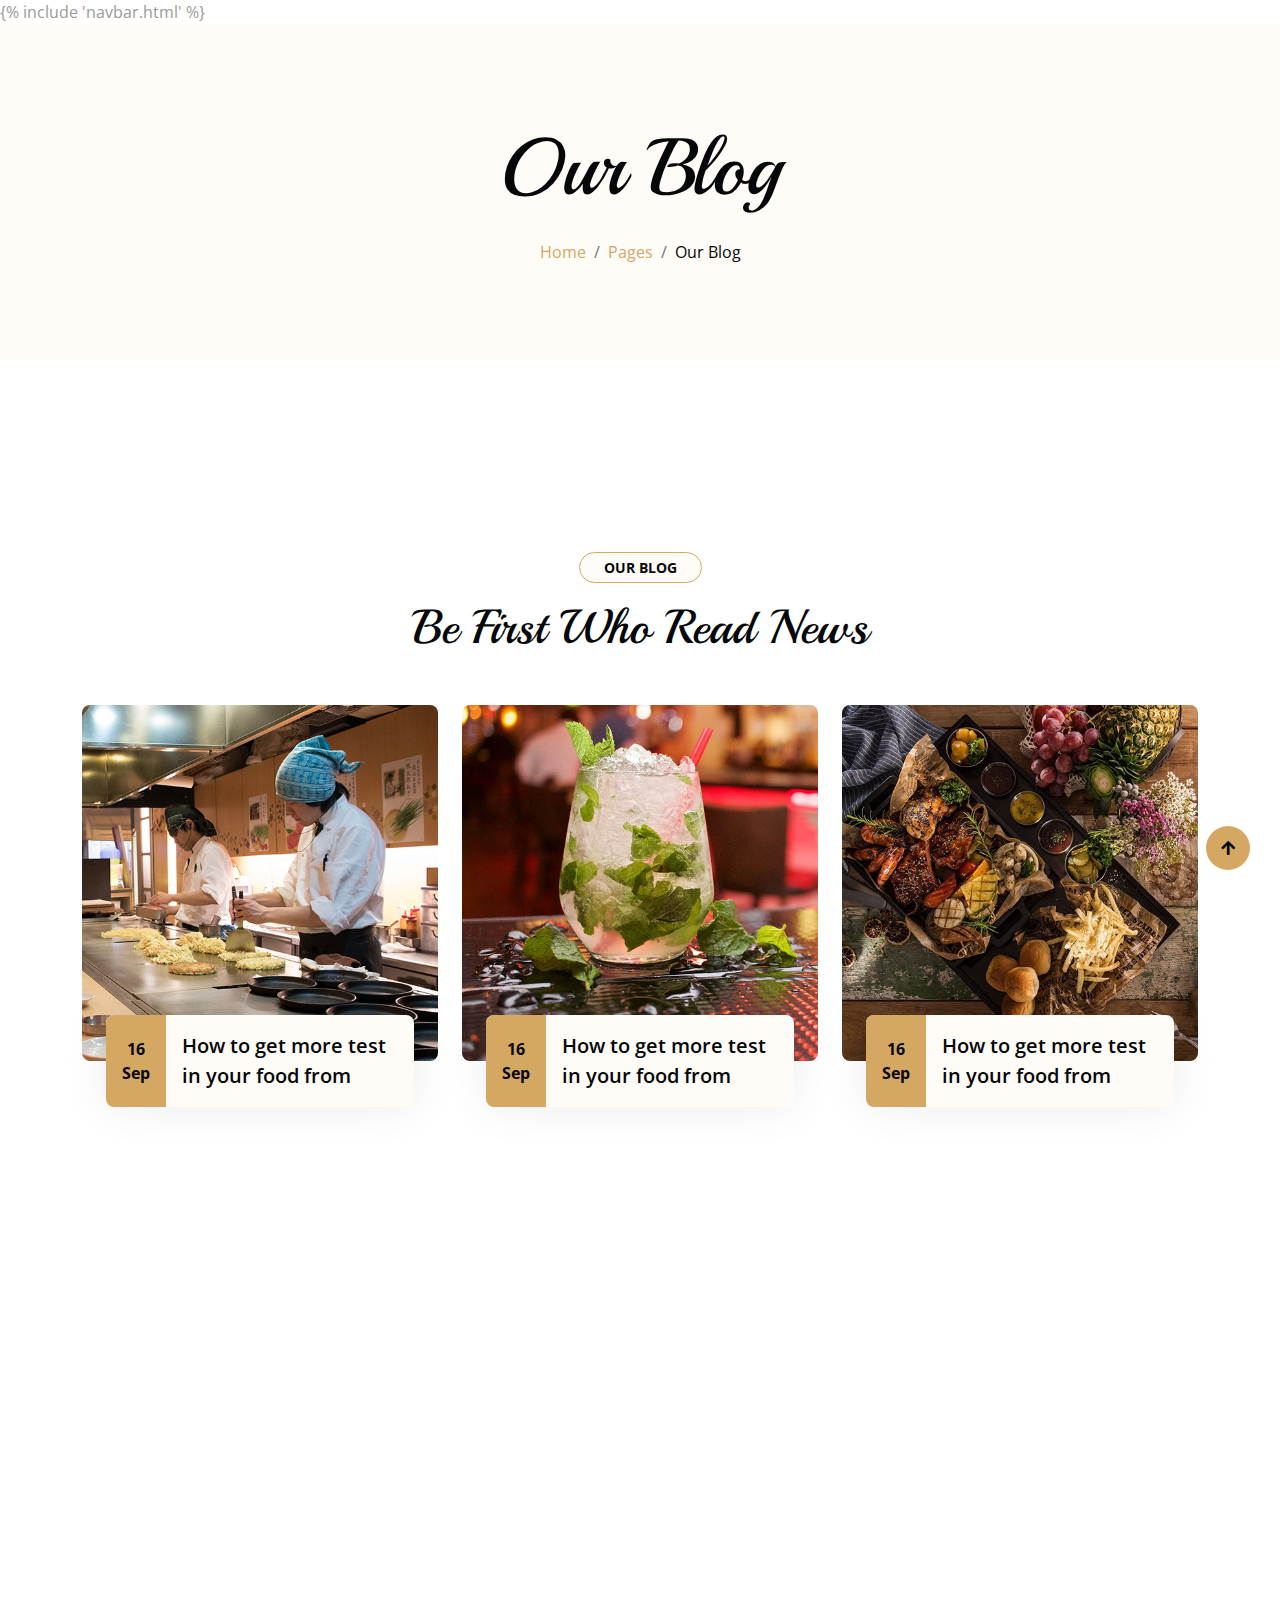
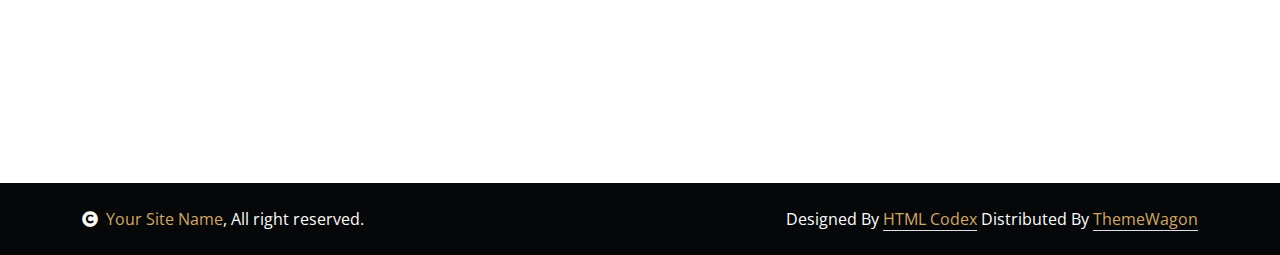
<file: blog.html>
<!DOCTYPE html>
<html lang="en">

<head>
    <meta charset="utf-8">
    <title>Lavanya - Healthy Food Website</title>
    <meta content="width=device-width, initial-scale=1.0" name="viewport">
    <meta content="" name="keywords">
    <meta content="" name="description">

    <!-- Google Web Fonts -->
    <link rel="preconnect" href="https://fonts.googleapis.com">
    <link rel="preconnect" href="https://fonts.gstatic.com" crossorigin>
    <link href="https://fonts.googleapis.com/css2?family=Open+Sans:wght@400;600&family=Playball&display=swap"
        rel="stylesheet">

    <!-- Icon Font Stylesheet -->
    <link rel="stylesheet" href="https://use.fontawesome.com/releases/v5.15.4/css/all.css" />
    <link href="https://cdn.jsdelivr.net/npm/bootstrap-icons@1.4.1/font/bootstrap-icons.css" rel="stylesheet">

    <!-- Libraries Stylesheet -->
    <link href="lib/animate/animate.min.css" rel="stylesheet">
    <link href="lib/lightbox/css/lightbox.min.css" rel="stylesheet">
    <link href="lib/owlcarousel/owl.carousel.min.css" rel="stylesheet">

    <!-- Customized Bootstrap Stylesheet -->
    <link href="css/bootstrap.min.css" rel="stylesheet">

    <!-- Template Stylesheet -->
    <link href="css/style.css" rel="stylesheet">
</head>

<body>

    <!-- Spinner Start -->
    <div id="spinner"
        class="show w-100 vh-100 bg-white position-fixed translate-middle top-50 start-50  d-flex align-items-center justify-content-center">
        <div class="spinner-grow text-primary" role="status"></div>
    </div>
    <!-- Spinner End -->


    <!-- Navbar start -->
    {% include 'navbar.html' %}
    <!-- Navbar End -->


    <!-- Modal Search Start -->
    <div class="modal fade" id="searchModal" tabindex="-1" aria-labelledby="exampleModalLabel" aria-hidden="true">
        <div class="modal-dialog modal-fullscreen">
            <div class="modal-content rounded-0">
                <div class="modal-header">
                    <h5 class="modal-title" id="exampleModalLabel">Search by keyword</h5>
                    <button type="button" class="btn-close" data-bs-dismiss="modal" aria-label="Close"></button>
                </div>
                <div class="modal-body d-flex align-items-center">
                    <div class="input-group w-75 mx-auto d-flex">
                        <input type="search" class="form-control bg-transparent p-3" placeholder="keywords"
                            aria-describedby="search-icon-1">
                        <span id="search-icon-1" class="input-group-text p-3"><i class="fa fa-search"></i></span>
                    </div>
                </div>
            </div>
        </div>
    </div>
    <!-- Modal Search End -->


    <!-- Hero Start -->
    <div class="container-fluid bg-light py-6 my-6 mt-0">
        <div class="container text-center animated bounceInDown">
            <h1 class="display-1 mb-4">Our Blog</h1>
            <ol class="breadcrumb justify-content-center mb-0 animated bounceInDown">
                <li class="breadcrumb-item"><a href="#">Home</a></li>
                <li class="breadcrumb-item"><a href="#">Pages</a></li>
                <li class="breadcrumb-item text-dark" aria-current="page">Our Blog</li>
            </ol>
        </div>
    </div>
    <!-- Hero End -->


    <!-- Blog Start -->
    <div class="container-fluid blog py-6">
        <div class="container">
            <div class="text-center wow bounceInUp" data-wow-delay="0.1s">
                <small
                    class="d-inline-block fw-bold text-dark text-uppercase bg-light border border-primary rounded-pill px-4 py-1 mb-3">Our
                    Blog</small>
                <h1 class="display-5 mb-5">Be First Who Read News</h1>
            </div>
            <div class="row gx-4 justify-content-center">
                <div class="col-md-6 col-lg-4 wow bounceInUp" data-wow-delay="0.1s">
                    <div class="blog-item">
                        <div class="overflow-hidden rounded">
                            <img src="/img/blog-1.jpg" class="img-fluid w-100" alt="">
                        </div>
                        <div class="blog-content mx-4 d-flex rounded bg-light">
                            <div class="text-dark bg-primary rounded-start">
                                <div class="h-100 p-3 d-flex flex-column justify-content-center text-center">
                                    <p class="fw-bold mb-0">16</p>
                                    <p class="fw-bold mb-0">Sep</p>
                                </div>
                            </div>
                            <a href="#" class="h5 lh-base my-auto h-100 p-3">How to get more test in your food from</a>
                        </div>
                    </div>
                </div>
                <div class="col-md-6 col-lg-4 wow bounceInUp" data-wow-delay="0.3s">
                    <div class="blog-item">
                        <div class="overflow-hidden rounded">
                            <img src="/img/blog-2.jpg" class="img-fluid w-100" alt="">
                        </div>
                        <div class="blog-content mx-4 d-flex rounded bg-light">
                            <div class="text-dark bg-primary rounded-start">
                                <div class="h-100 p-3 d-flex flex-column justify-content-center text-center">
                                    <p class="fw-bold mb-0">16</p>
                                    <p class="fw-bold mb-0">Sep</p>
                                </div>
                            </div>
                            <a href="#" class="h5 lh-base my-auto h-100 p-3">How to get more test in your food from</a>
                        </div>
                    </div>
                </div>
                <div class="col-md-6 col-lg-4 wow bounceInUp" data-wow-delay="0.5s">
                    <div class="blog-item">
                        <div class="overflow-hidden rounded">
                            <img src="/img/blog-3.jpg" class="img-fluid w-100" alt="">
                        </div>
                        <div class="blog-content mx-4 d-flex rounded bg-light">
                            <div class="text-dark bg-primary rounded-start">
                                <div class="h-100 p-3 d-flex flex-column justify-content-center text-center">
                                    <p class="fw-bold mb-0">16</p>
                                    <p class="fw-bold mb-0">Sep</p>
                                </div>
                            </div>
                            <a href="#" class="h5 lh-base my-auto h-100 p-3">How to get more test in your food from</a>
                        </div>
                    </div>
                </div>
            </div>
        </div>
    </div>
    <!-- Blog End -->


    <!-- Footer Start -->
    <div class="container-fluid footer py-6 my-6 mb-0 bg-light wow bounceInUp" data-wow-delay="0.1s">
        <div class="container">
            <div class="row">
                <div class="col-lg-3 col-md-6">
                    <div class="footer-item">
                        <h1 class="text-primary">Crave<span class="text-dark">Serv</span></h1>
                        <p class="lh-lg mb-4">There cursus massa at urnaaculis estieSed aliquamellus vitae ultrs
                            condmentum leo massamollis its estiegittis miristum.</p>
                        <div class="footer-icon d-flex">
                            <a class="btn btn-primary btn-sm-square me-2 rounded-circle" href=""><i
                                    class="fab fa-facebook-f"></i></a>
                            <a class="btn btn-primary btn-sm-square me-2 rounded-circle" href=""><i
                                    class="fab fa-twitter"></i></a>
                            <a href="#" class="btn btn-primary btn-sm-square me-2 rounded-circle"><i
                                    class="fab fa-instagram"></i></a>
                            <a href="#" class="btn btn-primary btn-sm-square rounded-circle"><i
                                    class="fab fa-linkedin-in"></i></a>
                        </div>
                    </div>
                </div>
                <div class="col-lg-3 col-md-6">
                    <div class="footer-item">
                        <h4 class="mb-4">Special Facilities</h4>
                        <div class="d-flex flex-column align-items-start">
                            <a class="text-body mb-3" href=""><i class="fa fa-check text-primary me-2"></i>Cheese
                                Burger</a>
                            <a class="text-body mb-3" href=""><i class="fa fa-check text-primary me-2"></i>Sandwich</a>
                            <a class="text-body mb-3" href=""><i class="fa fa-check text-primary me-2"></i>Panner
                                Burger</a>
                            <a class="text-body mb-3" href=""><i class="fa fa-check text-primary me-2"></i>Special
                                Sweets</a>
                        </div>
                    </div>
                </div>
                <div class="col-lg-3 col-md-6">
                    <div class="footer-item">
                        <h4 class="mb-4">Contact Us</h4>
                        <div class="d-flex flex-column align-items-start">
                            <p><i class="fa fa-map-marker-alt text-primary me-2"></i> 123 Street, New York, USA</p>
                            <p><i class="fa fa-phone-alt text-primary me-2"></i> (+012) 3456 7890 123</p>
                            <p><i class="fas fa-envelope text-primary me-2"></i> info@example.com</p>
                            <p><i class="fa fa-clock text-primary me-2"></i> 26/7 Hours Service</p>
                        </div>
                    </div>
                </div>
                <div class="col-lg-3 col-md-6">
                    <div class="footer-item">
                        <h4 class="mb-4">Social Gallery</h4>
                        <div class="row g-2">
                            <div class="col-4">
                                <img src="/img/menu-01.jpg"
                                    class="img-fluid rounded-circle border border-primary p-2" alt="">
                            </div>
                            <div class="col-4">
                                <img src="/img/menu-02.jpg"
                                    class="img-fluid rounded-circle border border-primary p-2" alt="">
                            </div>
                            <div class="col-4">
                                <img src="/img/menu-03.jpg"
                                    class="img-fluid rounded-circle border border-primary p-2" alt="">
                            </div>
                            <div class="col-4">
                                <img src="/img/menu-04.jpg"
                                    class="img-fluid rounded-circle border border-primary p-2" alt="">
                            </div>
                            <div class="col-4">
                                <img src="/img/menu-05.jpg"
                                    class="img-fluid rounded-circle border border-primary p-2" alt="">
                            </div>
                            <div class="col-4">
                                <img src="/img/menu-06.jpg"
                                    class="img-fluid rounded-circle border border-primary p-2" alt="">
                            </div>
                        </div>
                    </div>
                </div>
            </div>
        </div>
    </div>
    <!-- Footer End -->


    <!-- Copyright Start -->
    <div class="container-fluid copyright bg-dark py-4">
        <div class="container">
            <div class="row">
                <div class="col-md-6 text-center text-md-start mb-3 mb-md-0">
                    <span class="text-light"><a href="#"><i class="fas fa-copyright text-light me-2"></i>Your Site
                            Name</a>, All right reserved.</span>
                </div>
                <div class="col-md-6 my-auto text-center text-md-end text-white">
                    <!--/*** This template is free as long as you keep the below author’s credit link/attribution link/backlink. ***/-->
                    <!--/*** If you'd like to use the template without the below author’s credit link/attribution link/backlink, ***/-->
                    <!--/*** you can purchase the Credit Removal License from "https://htmlcodex.com/credit-removal". ***/-->
                    Designed By <a class="border-bottom" href="https://htmlcodex.com">HTML Codex</a> Distributed By <a
                        class="border-bottom" href="https://themewagon.com">ThemeWagon</a>
                </div>
            </div>
        </div>
    </div>
    <!-- Copyright End -->


    <!-- Back to Top -->
    <a href="#" class="btn btn-md-square btn-primary rounded-circle back-to-top"><i class="fa fa-arrow-up"></i></a>


    <!-- JavaScript Libraries -->
    <script src="https://ajax.googleapis.com/ajax/libs/jquery/1.12.4/jquery.min.js"></script>
    <script src="https://cdn.jsdelivr.net/npm/bootstrap@5.0.0/dist/js/bootstrap.bundle.min.js"></script>
    <script src="lib/wow/wow.min.js"></script>
    <script src="lib/easing/easing.min.js"></script>
    <script src="lib/waypoints/waypoints.min.js"></script>
    <script src="lib/counterup/counterup.min.js"></script>
    <script src="lib/lightbox/js/lightbox.min.js"></script>
    <script src="lib/owlcarousel/owl.carousel.min.js"></script>

    <!-- Template Javascript -->
    <script src="/js/main.js"></script>
</body>

</html>
</file>
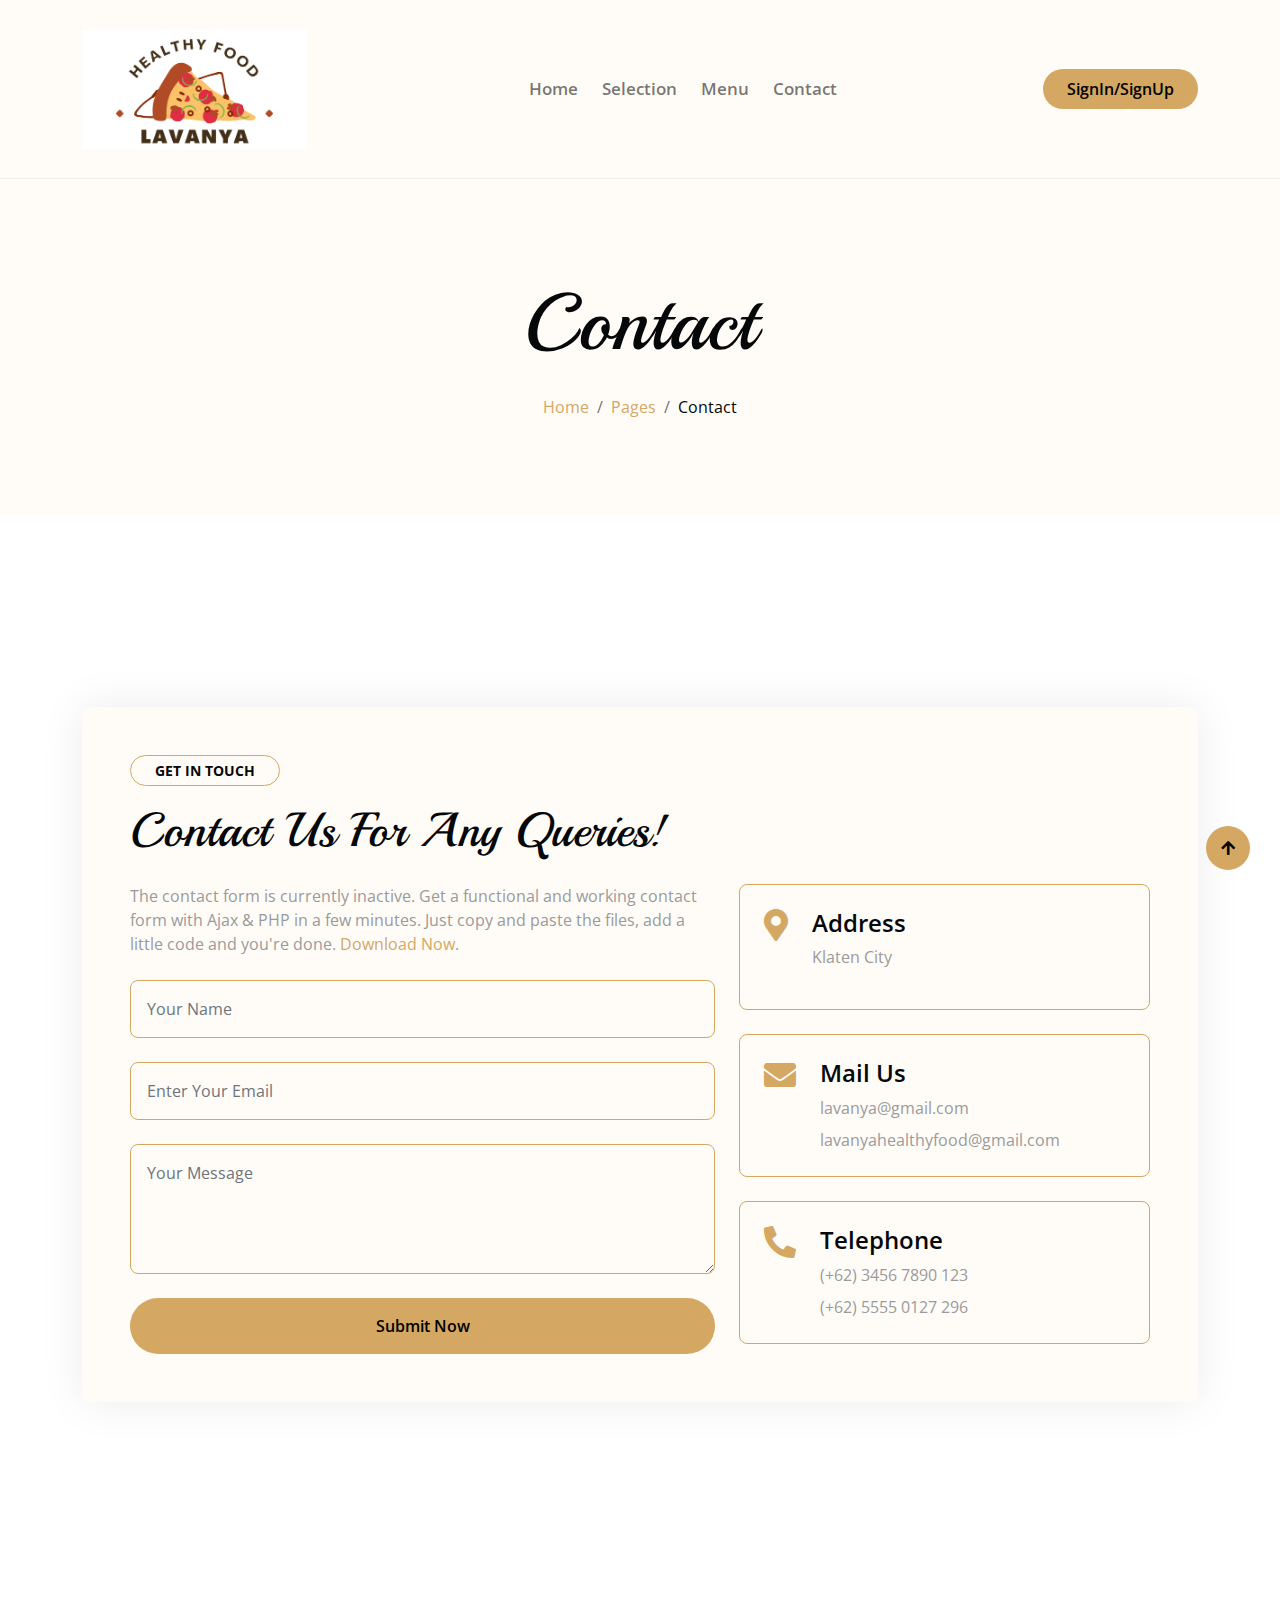
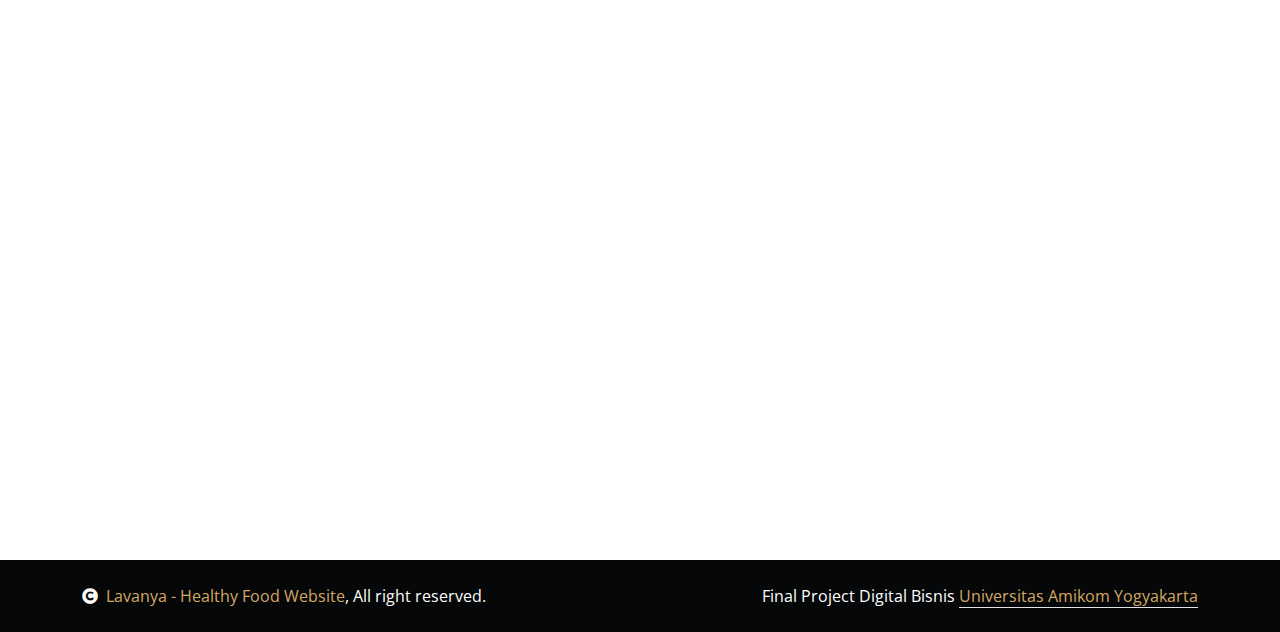
<file: contact.html>
<!DOCTYPE html>
<html lang="en">

<head>
    <meta charset="utf-8">
    <title>Lavanya - Healthy Food Website</title>
    <meta content="width=device-width, initial-scale=1.0" name="viewport">
    <meta content="" name="keywords">
    <meta content="" name="description">

    <!-- Google Web Fonts -->
    <link rel="preconnect" href="https://fonts.googleapis.com">
    <link rel="preconnect" href="https://fonts.gstatic.com" crossorigin>
    <link href="https://fonts.googleapis.com/css2?family=Open+Sans:wght@400;600&family=Playball&display=swap"
        rel="stylesheet">

    <!-- icon -->
    <link rel="icon" type="image/svg" href="/img/logo_lavanya.png" />

    <!-- Icon Font Stylesheet -->
    <link rel="stylesheet" href="https://use.fontawesome.com/releases/v5.15.4/css/all.css" />
    <link href="https://cdn.jsdelivr.net/npm/bootstrap-icons@1.4.1/font/bootstrap-icons.css" rel="stylesheet">

    <!-- Libraries Stylesheet -->
    <link href="/lib/animate/animate.min.css" rel="stylesheet">
    <link href="/lib/lightbox/css/lightbox.min.css" rel="stylesheet">
    <link href="/lib/owlcarousel/owl.carousel.min.css" rel="stylesheet">

    <!-- Customized Bootstrap Stylesheet -->
    <link href="/css/bootstrap.min.css" rel="stylesheet">

    <!-- Template Stylesheet -->
    <link href="/css/style.css" rel="stylesheet">
</head>

<body>

    <!-- Spinner Start -->
    <div id="spinner"
        class="show w-100 vh-100 bg-white position-fixed translate-middle top-50 start-50  d-flex align-items-center justify-content-center">
        <div class="spinner-grow text-primary" role="status"></div>
    </div>
    <!-- Spinner End -->


    <!-- Navbar start -->
    <navbar>
        <div class="container-fluid nav-bar">
            <div class="container">
                <nav class="navbar navbar-light navbar-expand-lg py-4">
                    <a href="index.html" class="navbar-brand">
                        <img src="/img/logo_lavanya.png" alt="logo_lavanya" height="120px" />
                    </a>
                    <button class="navbar-toggler py-2 px-3" type="button" data-bs-toggle="collapse"
                        data-bs-target="#navbarCollapse">
                        <span class="fa fa-bars text-primary"></span>
                    </button>
                    <div class="collapse navbar-collapse" id="navbarCollapse">
                        <div class="navbar-nav mx-auto">
                            <a href="/index.html" class="nav-item nav-link">Home</a>
                            <a href="/service.html" class="nav-item nav-link">Selection</a>
                            <a href="/event.html" class="nav-item nav-link">Menu</a>
                            <a href="/contact.html" class="nav-item nav-link">Contact</a>
                        </div>
                        <a href="/login.html" class="btn btn-primary py-2 px-4 d-none d-xl-inline-block rounded-pill">SignIn/SignUp</a>
                    </div>
                </nav>
            </div>
        </div>
    </navbar>
    <!-- Navbar End -->


    <!-- Modal Search Start -->
    <div class="modal fade" id="searchModal" tabindex="-1" aria-labelledby="exampleModalLabel" aria-hidden="true">
        <div class="modal-dialog modal-fullscreen">
            <div class="modal-content rounded-0">
                <div class="modal-header">
                    <h5 class="modal-title" id="exampleModalLabel">Search by keyword</h5>
                    <button type="button" class="btn-close" data-bs-dismiss="modal" aria-label="Close"></button>
                </div>
                <div class="modal-body d-flex align-items-center">
                    <div class="input-group w-75 mx-auto d-flex">
                        <input type="search" class="form-control bg-transparent p-3" placeholder="keywords"
                            aria-describedby="search-icon-1">
                        <span id="search-icon-1" class="input-group-text p-3"><i class="fa fa-search"></i></span>
                    </div>
                </div>
            </div>
        </div>
    </div>
    <!-- Modal Search End -->


    <!-- Hero Start -->
    <div class="container-fluid bg-light py-6 my-6 mt-0">
        <div class="container text-center animated bounceInDown">
            <h1 class="display-1 mb-4">Contact</h1>
            <ol class="breadcrumb justify-content-center mb-0 animated bounceInDown">
                <li class="breadcrumb-item"><a href="#">Home</a></li>
                <li class="breadcrumb-item"><a href="#">Pages</a></li>
                <li class="breadcrumb-item text-dark" aria-current="page">Contact</li>
            </ol>
        </div>
    </div>
    <!-- Hero End -->


    <!-- Contact Start -->
    <div class="container-fluid contact py-6 wow bounceInUp" data-wow-delay="0.1s">
        <div class="container">
            <div class="p-5 bg-light rounded contact-form">
                <div class="row g-4">
                    <div class="col-12">
                        <small
                            class="d-inline-block fw-bold text-dark text-uppercase bg-light border border-primary rounded-pill px-4 py-1 mb-3">Get
                            in touch</small>
                        <h1 class="display-5 mb-0">Contact Us For Any Queries!</h1>
                    </div>
                    <div class="col-md-6 col-lg-7">
                        <p class="mb-4">The contact form is currently inactive. Get a functional and working contact
                            form with Ajax & PHP in a few minutes. Just copy and paste the files, add a little code and
                            you're done. <a href="https://htmlcodex.com/contact-form">Download Now</a>.</p>
                        <form>
                            <input type="text" class="w-100 form-control p-3 mb-4 border-primary bg-light"
                                placeholder="Your Name">
                            <input type="email" class="w-100 form-control p-3 mb-4 border-primary bg-light"
                                placeholder="Enter Your Email">
                            <textarea class="w-100 form-control mb-4 p-3 border-primary bg-light" rows="4" cols="10"
                                placeholder="Your Message"></textarea>
                            <button
                                class="w-100 btn btn-primary form-control p-3 border-primary bg-primary rounded-pill"
                                type="submit">Submit Now</button>
                        </form>
                    </div>
                    <div class="col-md-6 col-lg-5">
                        <div>
                            <div class="d-inline-flex w-100 border border-primary p-4 rounded mb-4">
                                <i class="fas fa-map-marker-alt fa-2x text-primary me-4"></i>
                                <div class="">
                                    <h4>Address</h4>
                                    <p>Klaten City</p>
                                </div>
                            </div>
                            <div class="d-inline-flex w-100 border border-primary p-4 rounded mb-4">
                                <i class="fas fa-envelope fa-2x text-primary me-4"></i>
                                <div class="">
                                    <h4>Mail Us</h4>
                                    <p class="mb-2">lavanya@gmail.com</p>
                                    <p class="mb-0">lavanyahealthyfood@gmail.com</p>
                                </div>
                            </div>
                            <div class="d-inline-flex w-100 border border-primary p-4 rounded">
                                <i class="fa fa-phone-alt fa-2x text-primary me-4"></i>
                                <div class="">
                                    <h4>Telephone</h4>
                                    <p class="mb-2">(+62) 3456 7890 123</p>
                                    <p class="mb-0">(+62) 5555 0127 296</p>
                                </div>
                            </div>
                        </div>
                    </div>
                </div>
            </div>
        </div>
    </div>
    <!-- Contact End -->


    <!-- Footer Start -->
    <div class="container-fluid footer py-6 my-6 mb-0 bg-light wow bounceInUp" data-wow-delay="0.1s">
        <div class="container">
            <div class="row">
                <div class="col-lg-3 col-md-6">
                    <div class="footer-item">
                        <h1 class="text-primary">
                            Lava<span class="text-dark">nya</span>
                        </h1>
                        <p class="lh-lg mb-4">
                            Through Healthyfood Lavanya, you can easily order healthy food anytime, with fast and secure delivery services. Enjoy the convenience of maintaining a healthy diet with Lavanya, your trusted partner on your journey to a healthy lifestyle.
                        </p>
                        <div class="footer-icon d-flex">
                            <a class="btn btn-primary btn-sm-square me-2 rounded-circle" href=""><i
                                    class="fab fa-facebook-f"></i></a>
                            <a class="btn btn-primary btn-sm-square me-2 rounded-circle" href=""><i
                                    class="fab fa-twitter"></i></a>
                            <a href="#" class="btn btn-primary btn-sm-square me-2 rounded-circle"><i
                                    class="fab fa-instagram"></i></a>
                            <a href="#" class="btn btn-primary btn-sm-square rounded-circle"><i
                                    class="fab fa-linkedin-in"></i></a>
                        </div>
                    </div>
                </div>
                <div class="col-lg-3 col-md-6">
                    <div class="footer-item">
                        <h4 class="mb-4">Special Menu</h4>
                        <div class="d-flex flex-column align-items-start">
                            <a class="text-body mb-3" href=""><i class="fa fa-check text-primary me-2"></i>Salad Roll
                                with Salmon</a>
                            <a class="text-body mb-3" href=""><i class="fa fa-check text-primary me-2"></i>Smoothie Berry Bowl</a>
                            <a class="text-body mb-3" href=""><i class="fa fa-check text-primary me-2"></i>Kombucha
                                </a>
                            <a class="text-body mb-3" href=""><i class="fa fa-check text-primary me-2"></i>Butternut
                                Soup</a>
                        </div>
                    </div>
                </div>
                <div class="col-lg-3 col-md-6">
                    <div class="footer-item">
                        <h4 class="mb-4">Contact Us</h4>
                        <div class="d-flex flex-column align-items-start">
                            <p>
                                <i class="fa fa-map-marker-alt text-primary me-2"></i> 123
                                Klaten City.
                            </p>
                            <p>
                                <i class="fa fa-phone-alt text-primary me-2"></i> (+62) 3456
                                7890 123
                            </p>
                            <p>
                                <i class="fas fa-envelope text-primary me-2"></i>
                                lavanya@gmail.com
                            </p>
                            <p>
                                <i class="fa fa-clock text-primary me-2"></i> 12/7 Hours
                                Service
                            </p>
                        </div>
                    </div>
                </div>
                <div class="col-lg-3 col-md-6">
                    <div class="footer-item">
                        <h4 class="mb-4">Social Gallery</h4>
                        <div class="row g-2">
                            <div class="col-4">
                                <img src="/img/sirloin.jpeg" class="img-fluid rounded-circle border border-primary p-2"
                                    alt="" />
                            </div>
                            <div class="col-4">
                                <img src="/img/fresh salad.jpeg" class="img-fluid rounded-circle border border-primary p-2"
                                    alt="" />
                            </div>
                            <div class="col-4">
                                <img src="/img/pancake.jpeg" class="img-fluid rounded-circle border border-primary p-2"
                                    alt="" />
                            </div>
                            <div class="col-4">
                                <img src="/img/Lemon water.jpeg" class="img-fluid rounded-circle border border-primary p-2"
                                    alt="" />
                            </div>
                            <div class="col-4">
                                <img src="/img/weetabix with warm.jpeg" class="img-fluid rounded-circle border border-primary p-2"
                                    alt="" />
                            </div>
                            <div class="col-4">
                                <img src="/img/sirloin.jpeg" class="img-fluid rounded-circle border border-primary p-2"
                                    alt="" />
                            </div>
                        </div>
                    </div>
                </div>
            </div>
        </div>
    </div>
    <!-- Footer End -->


    <!-- Copyright Start -->
    <div class="container-fluid copyright bg-dark py-4">
        <div class="container">
            <div class="row">
                <div class="col-md-6 text-center text-md-start mb-3 mb-md-0">
                    <span class="text-light"><a href="#"><i class="fas fa-copyright text-light me-2"></i>Lavanya - Healthy Food
                            Website</a>, All right reserved.</span>
                </div>
                <div class="col-md-6 my-auto text-center text-md-end text-white">
                    Final Project Digital Bisnis
                    <a class="border-bottom" href="https://home.amikom.ac.id/">Universitas Amikom Yogyakarta</a>
                </div>
            </div>
        </div>
    </div>
    <!-- Copyright End -->


    <!-- Back to Top -->
    <a href="#" class="btn btn-md-square btn-primary rounded-circle back-to-top"><i class="fa fa-arrow-up"></i></a>


    <!-- JavaScript Libraries -->
    <script src="https://ajax.googleapis.com/ajax/libs/jquery/1.12.4/jquery.min.js"></script>
    <script src="https://cdn.jsdelivr.net/npm/bootstrap@5.0.0/dist/js/bootstrap.bundle.min.js"></script>
    <script src="/lib/wow/wow.min.js"></script>
    <script src="/lib/easing/easing.min.js"></script>
    <script src="/lib/waypoints/waypoints.min.js"></script>
    <script src="/lib/counterup/counterup.min.js"></script>
    <script src="/lib/lightbox/js/lightbox.min.js"></script>
    <script src="/lib/owlcarousel/owl.carousel.min.js"></script>

    <!-- Template Javascript -->
    <script src="/js/main.js"></script>
</body>

</html>
</file>
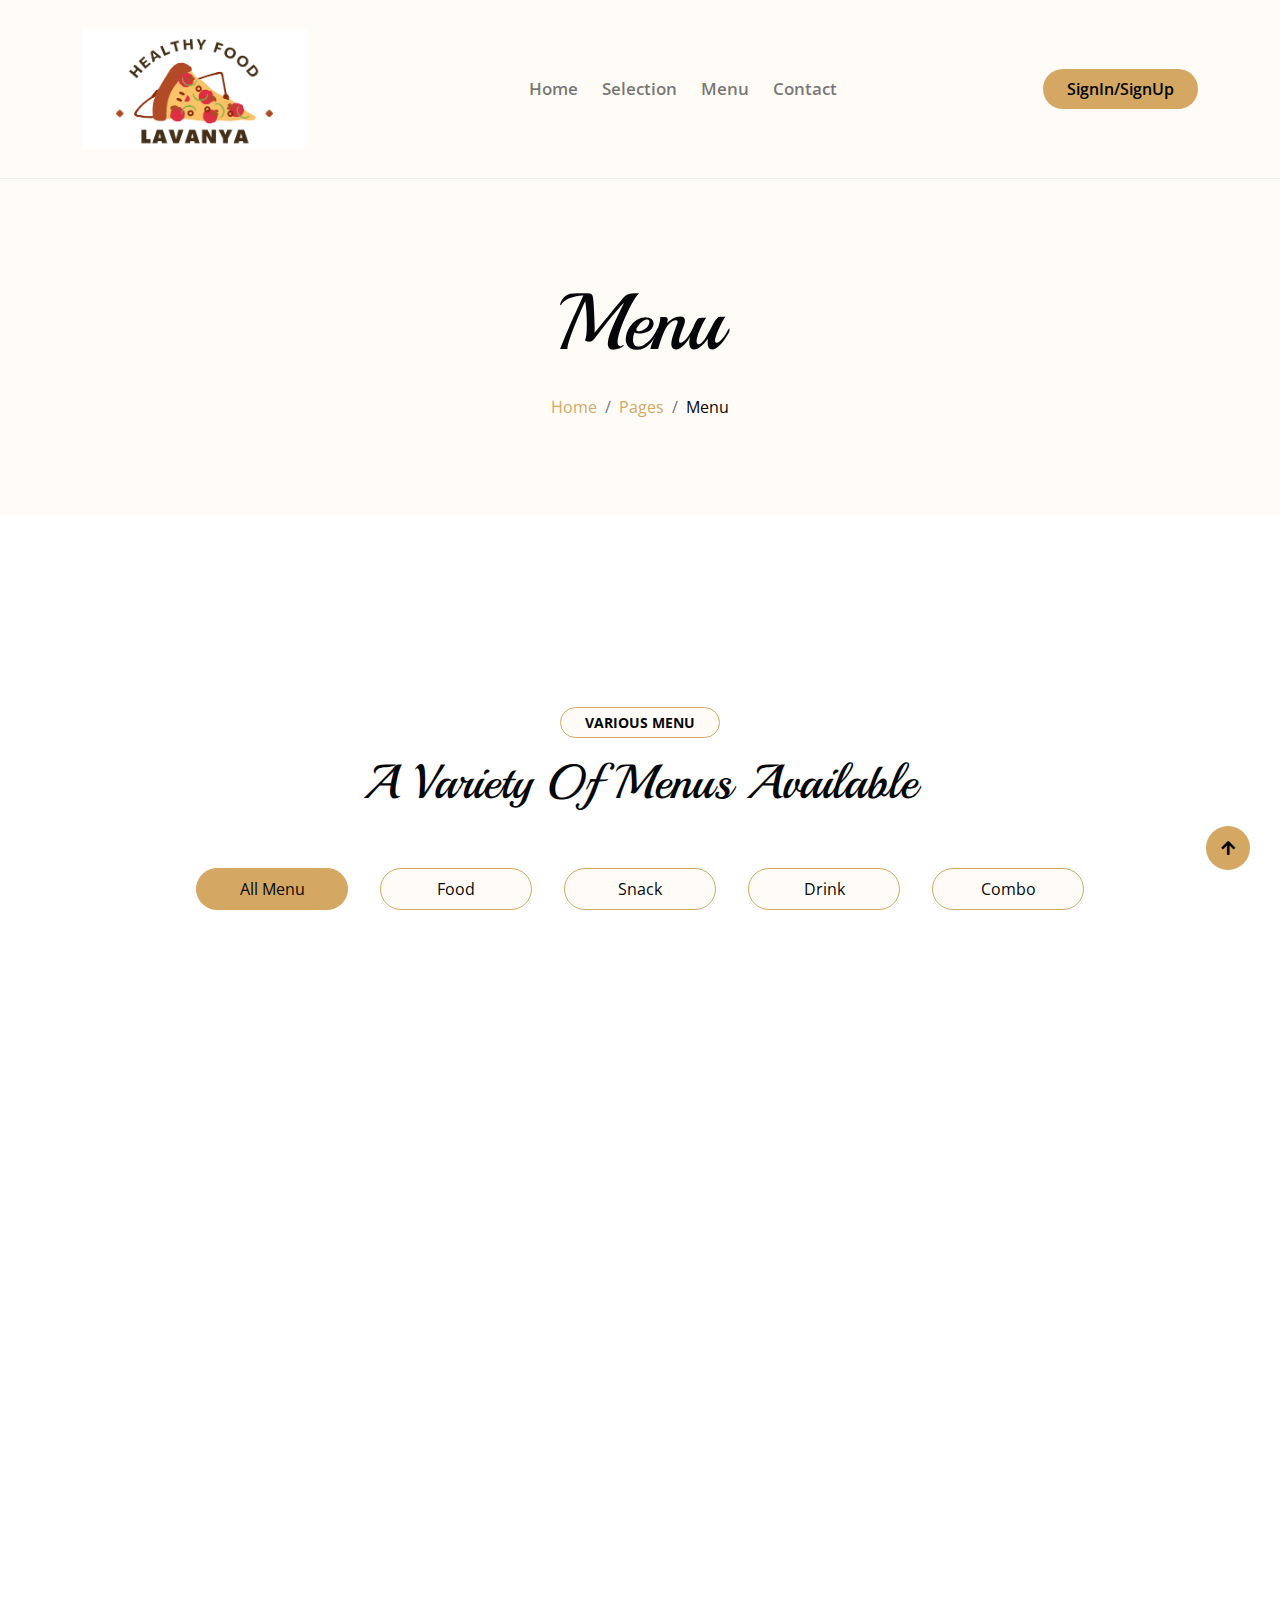
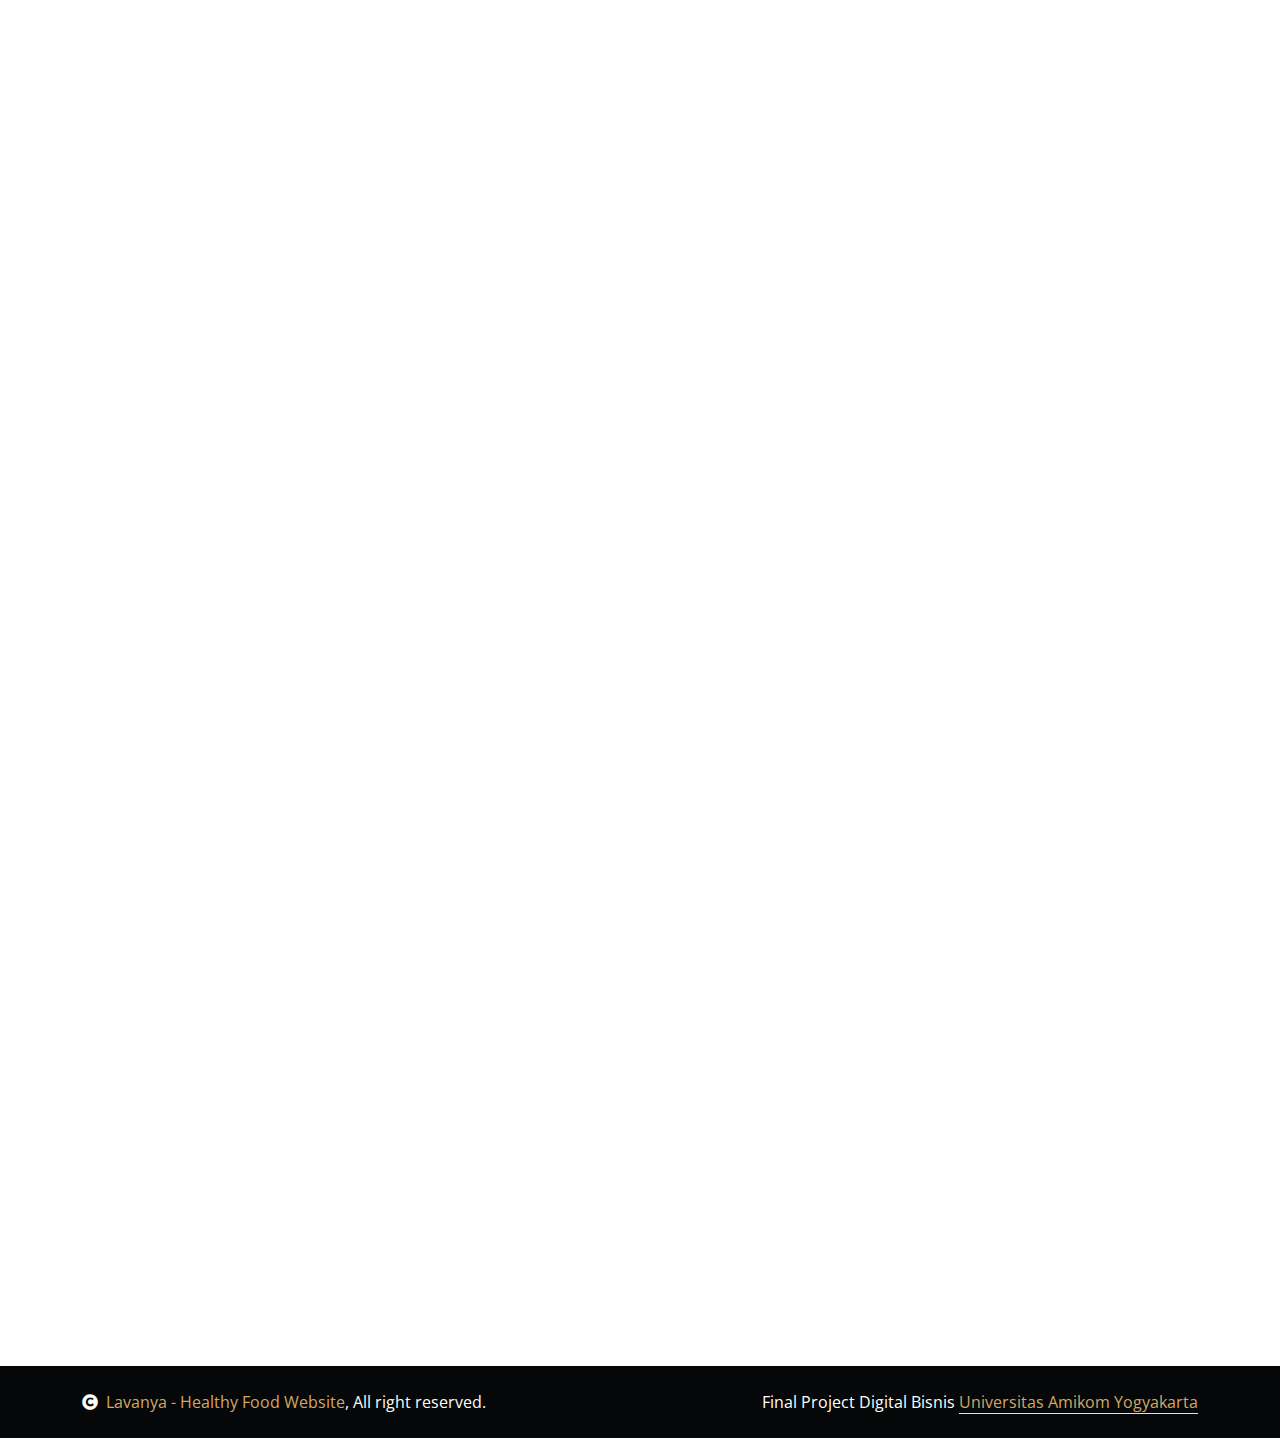
<file: event.html>
<!DOCTYPE html>
<html lang="en">

<head>
    <meta charset="utf-8">
    <title>Lavanya - Healthy Food Website</title>
    <meta content="width=device-width, initial-scale=1.0" name="viewport">
    <meta content="" name="keywords">
    <meta content="" name="description">

    <!-- Google Web Fonts -->
    <link rel="preconnect" href="https://fonts.googleapis.com">
    <link rel="preconnect" href="https://fonts.gstatic.com" crossorigin>
    <link href="https://fonts.googleapis.com/css2?family=Open+Sans:wght@400;600&family=Playball&display=swap"
        rel="stylesheet">

    <!-- icon -->
    <link rel="icon" type="image/svg" href="/img/logo_lavanya.png" />


    <!-- Icon Font Stylesheet -->
    <link rel="stylesheet" href="https://use.fontawesome.com/releases/v5.15.4/css/all.css" />
    <link href="https://cdn.jsdelivr.net/npm/bootstrap-icons@1.4.1/font/bootstrap-icons.css" rel="stylesheet">

    <!-- Libraries Stylesheet -->
    <link href="lib/animate/animate.min.css" rel="stylesheet">
    <link href="lib/lightbox/css/lightbox.min.css" rel="stylesheet">
    <link href="lib/owlcarousel/owl.carousel.min.css" rel="stylesheet">

    <!-- Customized Bootstrap Stylesheet -->
    <link href="/css/bootstrap.min.css" rel="stylesheet">

    <!-- Template Stylesheet -->
    <link href="/css/style.css" rel="stylesheet">
</head>

<body>

    <!-- Spinner Start -->
    <div id="spinner"
        class="show w-100 vh-100 bg-white position-fixed translate-middle top-50 start-50  d-flex align-items-center justify-content-center">
        <div class="spinner-grow text-primary" role="status"></div>
    </div>
    <!-- Spinner End -->


    <!-- Navbar start -->
    <navbar>
        <div class="container-fluid nav-bar">
            <div class="container">
                <nav class="navbar navbar-light navbar-expand-lg py-4">
                    <a href="index.html" class="navbar-brand">
                        <img src="/img/logo_lavanya.png" alt="logo_lavanya" height="120px" />
                    </a>
                    <button class="navbar-toggler py-2 px-3" type="button" data-bs-toggle="collapse"
                        data-bs-target="#navbarCollapse">
                        <span class="fa fa-bars text-primary"></span>
                    </button>
                    <div class="collapse navbar-collapse" id="navbarCollapse">
                        <div class="navbar-nav mx-auto">
                            <a href="/index.html" class="nav-item nav-link">Home</a>
                            <a href="/service.html" class="nav-item nav-link">Selection</a>
                            <a href="/event.html" class="nav-item nav-link">Menu</a>
                            <a href="/contact.html" class="nav-item nav-link">Contact</a>
                        </div>
                       <a href="/login.html" class="btn btn-primary py-2 px-4 d-none d-xl-inline-block rounded-pill">SignIn/SignUp</a>
                    </div>
                </nav>
            </div>
        </div>
    </navbar>
    <!-- Navbar End -->


    <!-- Modal Search Start -->
    <div class="modal fade" id="searchModal" tabindex="-1" aria-labelledby="exampleModalLabel" aria-hidden="true">
        <div class="modal-dialog modal-fullscreen">
            <div class="modal-content rounded-0">
                <div class="modal-header">
                    <h5 class="modal-title" id="exampleModalLabel">Search by keyword</h5>
                    <button type="button" class="btn-close" data-bs-dismiss="modal" aria-label="Close"></button>
                </div>
                <div class="modal-body d-flex align-items-center">
                    <div class="input-group w-75 mx-auto d-flex">
                        <input type="search" class="form-control bg-transparent p-3" placeholder="keywords"
                            aria-describedby="search-icon-1">
                        <span id="search-icon-1" class="input-group-text p-3"><i class="fa fa-search"></i></span>
                    </div>
                </div>
            </div>
        </div>
    </div>
    <!-- Modal Search End -->


    <!-- Hero Start -->
    <div class="container-fluid bg-light py-6 my-6 mt-0">
        <div class="container text-center animated bounceInDown">
            <h1 class="display-1 mb-4">Menu</h1>
            <ol class="breadcrumb justify-content-center mb-0 animated bounceInDown">
                <li class="breadcrumb-item"><a href="#">Home</a></li>
                <li class="breadcrumb-item"><a href="#">Pages</a></li>
                <li class="breadcrumb-item text-dark" aria-current="page">Menu</li>
            </ol>
        </div>
    </div>
    <!-- Hero End -->


    <!-- Events Start -->
    <div class="container-fluid event py-6">
        <div class="container">
            <div class="text-center wow bounceInUp" data-wow-delay="0.1s">
                <small
                    class="d-inline-block fw-bold text-dark text-uppercase bg-light border border-primary rounded-pill px-4 py-1 mb-3">Various
                    Menu</small>
                <h1 class="display-5 mb-5">
                    A Variety Of Menus Available
                </h1>
            </div>
            <div class="tab-class text-center">
                <ul class="nav nav-pills d-inline-flex justify-content-center mb-5 wow bounceInUp"
                    data-wow-delay="0.1s">
                    <li class="nav-item p-2">
                        <a class="d-flex mx-2 py-2 border border-primary bg-light rounded-pill active"
                            data-bs-toggle="pill" href="#tab-1">
                            <span class="text-dark" style="width: 150px">All Menu</span>
                        </a>
                    </li>
                    <li class="nav-item p-2">
                        <a class="d-flex py-2 mx-2 border border-primary bg-light rounded-pill" data-bs-toggle="pill"
                            href="#tab-2">
                            <span class="text-dark" style="width: 150px">Food</span>
                        </a>
                    </li>
                    <li class="nav-item p-2">
                        <a class="d-flex mx-2 py-2 border border-primary bg-light rounded-pill" data-bs-toggle="pill"
                            href="#tab-3">
                            <span class="text-dark" style="width: 150px">Snack</span>
                        </a>
                    </li>
                    <li class="nav-item p-2">
                        <a class="d-flex mx-2 py-2 border border-primary bg-light rounded-pill" data-bs-toggle="pill"
                            href="#tab-4">
                            <span class="text-dark" style="width: 150px">Drink</span>
                        </a>
                    </li>
                    <li class="nav-item p-2">
                        <a class="d-flex mx-2 py-2 border border-primary bg-light rounded-pill" data-bs-toggle="pill"
                            href="#tab-5">
                            <span class="text-dark" style="width: 150px">Combo</span>
                        </a>
                    </li>
                </ul>
                <div class="tab-content">
                    <div id="tab-1" class="tab-pane fade show p-0 active">
                        <div class="row g-4">
                            <div class="col-lg-12">
                                <div class="row g-4">
                                    <div class="col-md-6 col-lg-3 wow bounceInUp" data-wow-delay="0.1s">
                                        <div class="event-img position-relative">
                                            <img class="img-fluid rounded w-100" src="/img/sallad salmon.jpeg" alt="">
                                            <div class="event-overlay d-flex flex-column p-4">
                                                <h4 class="me-auto">Saladroll with Salmon</h4>
                                                <a href="/img/sallad salmon.jpeg" data-lightbox="event-1"
                                                    class="my-auto"><i
                                                        class="fas fa-search-plus text-dark fa-2x"></i></a>
                                            </div>
                                        </div>
                                    </div>
                                    <div class="col-md-6 col-lg-3 wow bounceInUp" data-wow-delay="0.3s">
                                        <div class="event-img position-relative">
                                            <img class="img-fluid rounded w-100" src="/img/smoothie.jpeg" alt="">
                                            <div class="event-overlay d-flex flex-column p-4">
                                                <h4 class="me-auto">Smoothie Berry Bowl</h4>
                                                <a href="/img/smoothie.jpeg" data-lightbox="event-2"
                                                    class="my-auto"><i
                                                        class="fas fa-search-plus text-dark fa-2x"></i></a>
                                            </div>
                                        </div>
                                    </div>
                                    <div class="col-md-6 col-lg-3 wow bounceInUp" data-wow-delay="0.5s">
                                        <div class="event-img position-relative">
                                            <img class="img-fluid rounded w-100" src="/img/kombucha.jpeg" alt="">
                                            <div class="event-overlay d-flex flex-column p-4">
                                                <h4 class="me-auto">Kombucha</h4>
                                                <a href="/img/kombucha.jpeg" data-lightbox="event-3"
                                                    class="my-auto"><i
                                                        class="fas fa-search-plus text-dark fa-2x"></i></a>
                                            </div>
                                        </div>
                                    </div>
                                    <div class="col-md-6 col-lg-3 wow bounceInUp" data-wow-delay="0.7s">
                                        <div class="event-img position-relative">
                                            <img class="img-fluid rounded w-100" src="/img/soup .jpeg" alt="">
                                            <div class="event-overlay d-flex flex-column p-4">
                                                <h4 class="me-auto">Butternut Soup</h4>
                                                <a href="/img/soup .jpeg" data-lightbox="event-4"
                                                    class="my-auto"><i
                                                        class="fas fa-search-plus text-dark fa-2x"></i></a>
                                            </div>
                                        </div>
                                    </div>
                                    <div class="col-md-6 col-lg-3 wow bounceInUp" data-wow-delay="0.1s">
                                        <div class="event-img position-relative">
                                            <img class="img-fluid rounded w-100" src="/img/Fruittea.jpeg" alt="">
                                            <div class="event-overlay d-flex flex-column p-4">
                                                <h4 class="me-auto">Fruit Tea</h4>
                                                <a href="/img/Fruittea.jpeg" data-lightbox="event-5"
                                                    class="my-auto"><i
                                                        class="fas fa-search-plus text-dark fa-2x"></i></a>
                                            </div>
                                        </div>
                                    </div>
                                    <div class="col-md-6 col-lg-3 wow bounceInUp" data-wow-delay="0.3s">
                                        <div class="event-img position-relative">
                                            <img class="img-fluid rounded w-100" src="/img/fresh salad.jpeg" alt="">
                                            <div class="event-overlay d-flex flex-column p-4">
                                                <h4 class="me-auto">Fresh Salad</h4>
                                                <a href="/img/fresh salad.jpeg" data-lightbox="event-6"
                                                    class="my-auto"><i
                                                        class="fas fa-search-plus text-dark fa-2x"></i></a>
                                            </div>
                                        </div>
                                    </div>
                                    <div class="col-md-6 col-lg-3 wow bounceInUp" data-wow-delay="0.5s">
                                        <div class="event-img position-relative">
                                            <img class="img-fluid rounded w-100" src="/img/pancake.jpeg" alt="">
                                            <div class="event-overlay d-flex flex-column p-4">
                                                <h4 class="me-auto">Pancake Fruit</h4>
                                                <a href="/img/pancake.jpeg" data-lightbox="event-7"
                                                    class="my-auto"><i
                                                        class="fas fa-search-plus text-dark fa-2x"></i></a>
                                            </div>
                                        </div>
                                    </div>
                                    <div class="col-md-6 col-lg-3 wow bounceInUp" data-wow-delay="0.7s">
                                        <div class="event-img position-relative">
                                            <img class="img-fluid rounded w-100" src="/img/pomegranate.jpeg" alt="">
                                            <div class="event-overlay d-flex flex-column p-4">
                                                <h4 class="me-auto">Pomegranate Fresh Drink</h4>
                                                <a href="/img/pomegranate.jpeg" data-lightbox="event-17"
                                                    class="my-auto"><i
                                                        class="fas fa-search-plus text-dark fa-2x"></i></a>
                                            </div>
                                        </div>
                                    </div>
                                </div>
                            </div>
                        </div>
                    </div>
                    <div id="tab-2" class="tab-pane fade show p-0">
                        <div class="row g-4">
                            <div class="col-lg-12">
                                <div class="row g-4">
                                    <div class="col-md-6 col-lg-3">
                                        <div class="event-img position-relative">
                                            <img class="img-fluid rounded w-100" src="/img/sirloin.jpeg" alt="">
                                            <div class="event-overlay d-flex flex-column p-4">
                                                <h4 class="me-auto">Steak with Vegetable</h4>
                                                <a href="/img/sirloin.jpeg" data-lightbox="event-8" class="my-auto"><i
                                                        class="fas fa-search-plus text-dark fa-2x"></i></a>
                                            </div>
                                        </div>
                                    </div>
                                    <div class="col-md-6 col-lg-3">
                                        <div class="event-img position-relative">
                                            <img class="img-fluid rounded w-100" src="/img/soup udang.jpeg" alt="">
                                            <div class="event-overlay d-flex flex-column p-4">
                                                <h4 class="me-auto">Shrimp Soup</h4>
                                                <a href="/img/soup udang.jpeg" data-lightbox="event-9" class="my-auto"><i
                                                        class="fas fa-search-plus text-dark fa-2x"></i></a>
                                            </div>
                                        </div>
                                    </div>
                                    <div class="col-md-6 col-lg-3">
                                        <div class="event-img position-relative">
                                            <img class="img-fluid rounded w-100" src="/img/mix vegetable.jpeg" alt="">
                                            <div class="event-overlay d-flex flex-column p-4">
                                                <h4 class="me-auto">Mix Vegetable</h4>
                                                <a href="/img/mix vegetable.jpeg" data-lightbox="event-9" class="my-auto"><i
                                                        class="fas fa-search-plus text-dark fa-2x"></i></a>
                                            </div>
                                        </div>
                                    </div>
                                        <div class="col-md-6 col-lg-3">
                                            <div class="event-img position-relative">
                                                <img class="img-fluid rounded w-100" src="/img/tunasop.jpeg" alt="">
                                                <div class="event-overlay d-flex flex-column p-4">
                                                    <h4 class="me-auto">Tuna Soup</h4>
                                                    <a href="/img/tunasop.jpeg" data-lightbox="event-9" class="my-auto"><i
                                                            class="fas fa-search-plus text-dark fa-2x"></i></a>
                                                </div>
                                            </div>
                                        </div>
                                        <div class="col-md-6 col-lg-3">
                                            <div class="event-img position-relative">
                                                <img class="img-fluid rounded w-100" src="/img/tofubowl.jpeg" alt="">
                                                <div class="event-overlay d-flex flex-column p-4">
                                                    <h4 class="me-auto">Tofu Bowl</h4>
                                                    <a href="/img/tofubowl.jpeg" data-lightbox="event-9" class="my-auto"><i
                                                            class="fas fa-search-plus text-dark fa-2x"></i></a>
                                                </div>
                                            </div>
                                        </div>
                                        <div class="col-md-6 col-lg-3">
                                            <div class="event-img position-relative">
                                                <img class="img-fluid rounded w-100" src="/img/beefwithpring.jpeg" alt="">
                                                <div class="event-overlay d-flex flex-column p-4">
                                                    <h4 class="me-auto">Beef with Pring</h4>
                                                    <a href="/img/beefwithpring.jpeg" data-lightbox="event-9" class="my-auto"><i
                                                            class="fas fa-search-plus text-dark fa-2x"></i></a>
                                                </div>
                                            </div>
                                        </div>
                                        <div class="col-md-6 col-lg-3">
                                            <div class="event-img position-relative">
                                                <img class="img-fluid rounded w-100" src="/img/Chicken Kale Soup.jpeg" alt="">
                                                <div class="event-overlay d-flex flex-column p-4">
                                                    <h4 class="me-auto">Chicken Kale Soup</h4>
                                                    <a href="/img/Chicken Kale Soup.jpeg" data-lightbox="event-9" class="my-auto"><i
                                                            class="fas fa-search-plus text-dark fa-2x"></i></a>
                                                </div>
                                            </div>
                                        </div>
                                        <div class="col-md-6 col-lg-3">
                                            <div class="event-img position-relative">
                                                <img class="img-fluid rounded w-100" src="/img/chickenmarbella.jpeg" alt="">
                                                <div class="event-overlay d-flex flex-column p-4">
                                                    <h4 class="me-auto">Chicken Marbella</h4>
                                                    <a href="/img/chickenmarbella.jpeg" data-lightbox="event-9" class="my-auto"><i
                                                            class="fas fa-search-plus text-dark fa-2x"></i></a>
                                                </div>
                                            </div>
                                        </div>
                                 </div>
                            </div>
                        </div>
                    </div>
                    <div id="tab-3" class="tab-pane fade show p-0">
                        <div class="row g-4">
                            <div class="col-lg-12">
                                <div class="row g-4">
                                    <div class="col-md-6 col-lg-3">
                                        <div class="event-img position-relative">
                                            <img class="img-fluid rounded w-100" src="/img/bread berry.jpeg" alt="">
                                            <div class="event-overlay d-flex flex-column p-4">
                                                <h4 class="me-auto">Bread Berry</h4>
                                                <a href="/img/bread berry.jpeg" data-lightbox="event-10" class="my-auto"><i
                                                        class="fas fa-search-plus text-dark fa-2x"></i></a>
                                            </div>
                                        </div>
                                    </div>
                                    <div class="col-md-6 col-lg-3">
                                        <div class="event-img position-relative">
                                            <img class="img-fluid rounded w-100" src="/img/smoothie.jpeg" alt="">
                                            <div class="event-overlay d-flex flex-column p-4">
                                                <h4 class="me-auto">Smoothie Berry Bowl</h4>
                                                <a href="/img/smoothie.jpeg" data-lightbox="event-11" class="my-auto"><i
                                                        class="fas fa-search-plus text-dark fa-2x"></i></a>
                                            </div>
                                        </div>
                                    </div>
                                    <div class="col-md-6 col-lg-3">
                                        <div class="event-img position-relative">
                                            <img class="img-fluid rounded w-100" src="/img/pancake.jpeg" alt="">
                                            <div class="event-overlay d-flex flex-column p-4">
                                                <h4 class="me-auto">Pancake Fruit</h4>
                                                <a href="/img/pancake.jpeg" data-lightbox="event-11" class="my-auto"><i
                                                        class="fas fa-search-plus text-dark fa-2x"></i></a>
                                            </div>
                                        </div>
                                    </div>
                                    <div class="col-md-6 col-lg-3">
                                        <div class="event-img position-relative">
                                            <img class="img-fluid rounded w-100" src="/img/bread egg.jpeg" alt="">
                                            <div class="event-overlay d-flex flex-column p-4">
                                                <h4 class="me-auto">Bread Egg</h4>
                                                <a href="/img/bread egg.jpeg" data-lightbox="event-11" class="my-auto"><i
                                                        class="fas fa-search-plus text-dark fa-2x"></i></a>
                                            </div>
                                        </div>
                                    </div>
                                    <div class="col-md-6 col-lg-3">
                                        <div class="event-img position-relative">
                                            <img class="img-fluid rounded w-100" src="/img/salad tomato.jpeg" alt="">
                                            <div class="event-overlay d-flex flex-column p-4">
                                                <h4 class="me-auto">Tommato Salad</h4>
                                                <a href="/img/salad tomato.jpeg" data-lightbox="event-11" class="my-auto"><i
                                                        class="fas fa-search-plus text-dark fa-2x"></i></a>
                                            </div>
                                        </div>
                                    </div>
                                    <div class="col-md-6 col-lg-3">
                                        <div class="event-img position-relative">
                                            <img class="img-fluid rounded w-100" src="/img/smoothie blueberry.jpeg" alt="">
                                            <div class="event-overlay d-flex flex-column p-4">
                                                <h4 class="me-auto">Smoothie Berry Quaker</h4>
                                                <a href="/img/smoothie blueberry.jpeg" data-lightbox="event-11" class="my-auto"><i
                                                        class="fas fa-search-plus text-dark fa-2x"></i></a>
                                            </div>
                                        </div>
                                    </div>
                                    <div class="col-md-6 col-lg-3">
                                        <div class="event-img position-relative">
                                            <img class="img-fluid rounded w-100" src="/img/weetabix with warm.jpeg" alt="">
                                            <div class="event-overlay d-flex flex-column p-4">
                                                <h4 class="me-auto">Weetabix with Warm</h4>
                                                <a href="/img/weetabix with warm.jpeg" data-lightbox="event-11" class="my-auto"><i
                                                        class="fas fa-search-plus text-dark fa-2x"></i></a>
                                            </div>
                                        </div>
                                    </div>
                                    <div class="col-md-6 col-lg-3">
                                        <div class="event-img position-relative">
                                            <img class="img-fluid rounded w-100" src="/img/corn.jpeg" alt="">
                                            <div class="event-overlay d-flex flex-column p-4">
                                                <h4 class="me-auto">Grilled Corn</h4>
                                                <a href="/img/corn.jpeg" data-lightbox="event-11" class="my-auto"><i
                                                        class="fas fa-search-plus text-dark fa-2x"></i></a>
                                            </div>
                                        </div>
                                    </div>
                                </div>
                            </div>
                        </div>
                    </div>
                    <div id="tab-4" class="tab-pane fade show p-0">
                        <div class="row g-4">
                            <div class="col-lg-12">
                                <div class="row g-4">
                                    <div class="col-md-6 col-lg-3">
                                        <div class="event-img position-relative">
                                            <img class="img-fluid rounded w-100" src="/img/Fruittea.jpeg" alt="">
                                            <div class="event-overlay d-flex flex-column p-4">
                                                <h4 class="me-auto">Fruit Tea</h4>
                                                <a href="/img/Fruittea.jpeg" data-lightbox="event-12" class="my-auto"><i
                                                        class="fas fa-search-plus text-dark fa-2x"></i></a>
                                            </div>
                                        </div>
                                    </div>
                                    <div class="col-md-6 col-lg-3">
                                        <div class="event-img position-relative">
                                            <img class="img-fluid rounded w-100" src="/img/kombucha.jpeg" alt="">
                                            <div class="event-overlay d-flex flex-column p-4">
                                                <h4 class="me-auto">Kombucha</h4>
                                                <a href="/img/kombucha.jpeg" data-lightbox="event-13" class="my-auto"><i
                                                        class="fas fa-search-plus text-dark fa-2x"></i></a>
                                            </div>
                                        </div>
                                    </div>
                                    <div class="col-md-6 col-lg-3">
                                        <div class="event-img position-relative">
                                            <img class="img-fluid rounded w-100" src="/img/pomegranate.jpeg" alt="">
                                            <div class="event-overlay d-flex flex-column p-4">
                                                <h4 class="me-auto">Pomegranate Fresh Drink</h4>
                                                <a href="/img/pomegranate.jpeg" data-lightbox="event-13" class="my-auto"><i
                                                        class="fas fa-search-plus text-dark fa-2x"></i></a>
                                            </div>
                                        </div>
                                    </div>
                                    <div class="col-md-6 col-lg-3">
                                        <div class="event-img position-relative">
                                            <img class="img-fluid rounded w-100" src="/img/herbaltea.jpeg" alt="">
                                            <div class="event-overlay d-flex flex-column p-4">
                                                <h4 class="me-auto">Herbal Tea</h4>
                                                <a href="/img/herbaltea.jpeg" data-lightbox="event-13" class="my-auto"><i
                                                        class="fas fa-search-plus text-dark fa-2x"></i></a>
                                            </div>
                                        </div>
                                    </div>
                                    <div class="col-md-6 col-lg-3">
                                        <div class="event-img position-relative">
                                            <img class="img-fluid rounded w-100" src="/img/Greenjuice.jpeg" alt="">
                                            <div class="event-overlay d-flex flex-column p-4">
                                                <h4 class="me-auto">Green Juice</h4>
                                                <a href="/img/Greenjuice.jpeg" data-lightbox="event-13" class="my-auto"><i
                                                        class="fas fa-search-plus text-dark fa-2x"></i></a>
                                            </div>
                                        </div>
                                    </div>
                                    <div class="col-md-6 col-lg-3">
                                        <div class="event-img position-relative">
                                            <img class="img-fluid rounded w-100" src="/img/Lemon water.jpeg" alt="">
                                            <div class="event-overlay d-flex flex-column p-4">
                                                <h4 class="me-auto">Lemon Water</h4>
                                                <a href="/img/Lemon water.jpeg" data-lightbox="event-13" class="my-auto"><i
                                                        class="fas fa-search-plus text-dark fa-2x"></i></a>
                                            </div>
                                        </div>
                                    </div>
                                    <div class="col-md-6 col-lg-3">
                                        <div class="event-img position-relative">
                                            <img class="img-fluid rounded w-100" src="/img/springjus.jpeg" alt="">
                                            <div class="event-overlay d-flex flex-column p-4">
                                                <h4 class="me-auto">Spring Juice Splash</h4>
                                                <a href="/img/springjus.jpeg" data-lightbox="event-13" class="my-auto"><i
                                                        class="fas fa-search-plus text-dark fa-2x"></i></a>
                                            </div>
                                        </div>
                                    </div>
                                    <div class="col-md-6 col-lg-3">
                                        <div class="event-img position-relative">
                                            <img class="img-fluid rounded w-100" src="/img/red berries smoothie.jpeg" alt="">
                                            <div class="event-overlay d-flex flex-column p-4">
                                                <h4 class="me-auto">Red Berry Smoothies</h4>
                                                <a href="/img/red berries smoothie.jpeg" data-lightbox="event-13" class="my-auto"><i
                                                        class="fas fa-search-plus text-dark fa-2x"></i></a>
                                            </div>
                                        </div>
                                    </div>
                                </div>
                            </div>
                        </div>
                    </div>
                    <div id="tab-5" class="tab-pane fade show p-0">
                        <div class="row g-4">
                            <div class="col-lg-12">
                                <div class="row g-4">
                                    <div class="col-md-6 col-lg-3">
                                        <div class="event-img position-relative">
                                            <img class="img-fluid rounded w-100" src="/img/combo1.jpg" alt="">
                                            <div class="event-overlay d-flex flex-column p-4">
                                                <h4 class="me-auto">Combo 1</h4>
                                                <a href="/img/combo1.jpg" data-lightbox="event-14" class="my-auto"><i
                                                        class="fas fa-search-plus text-dark fa-2x"></i></a>
                                            </div>
                                        </div>
                                    </div>
                                    <div class="col-md-6 col-lg-3">
                                        <div class="event-img position-relative">
                                            <img class="img-fluid rounded w-100" src="/img/combo2.jpg" alt="">
                                            <div class="event-overlay d-flex flex-column p-4">
                                                <h4 class="me-auto">Combo 2</h4>
                                                <a href="/img/combo2.jpg" data-lightbox="event-15" class="my-auto"><i
                                                        class="fas fa-search-plus text-dark fa-2x"></i></a>
                                            </div>
                                        </div>
                                    </div>
                                    <div class="col-md-6 col-lg-3">
                                        <div class="event-img position-relative">
                                            <img class="img-fluid rounded w-100" src="/img/combo3.jpg" alt="">
                                            <div class="event-overlay d-flex flex-column p-4">
                                                <h4 class="me-auto">Combo 3</h4>
                                                <a href="/img/combo3.jpg" data-lightbox="event-15" class="my-auto"><i
                                                        class="fas fa-search-plus text-dark fa-2x"></i></a>
                                            </div>
                                        </div>
                                    </div>
                                    <div class="col-md-6 col-lg-3">
                                        <div class="event-img position-relative">
                                            <img class="img-fluid rounded w-100" src="/img/combo4.jpg" alt="">
                                            <div class="event-overlay d-flex flex-column p-4">
                                                <h4 class="me-auto">Combo 4</h4>
                                                <a href="/img/combo4.jpg" data-lightbox="event-15" class="my-auto"><i
                                                        class="fas fa-search-plus text-dark fa-2x"></i></a>
                                            </div>
                                        </div>
                                    </div>
                                    <div class="col-md-6 col-lg-3">
                                        <div class="event-img position-relative">
                                            <img class="img-fluid rounded w-100" src="/img/combo5.jpg" alt="">
                                            <div class="event-overlay d-flex flex-column p-4">
                                                <h4 class="me-auto">Combo 5</h4>
                                                <a href="/img/combo5.jpg" data-lightbox="event-15" class="my-auto"><i
                                                        class="fas fa-search-plus text-dark fa-2x"></i></a>
                                            </div>
                                        </div>
                                    </div>
                                    <div class="col-md-6 col-lg-3">
                                        <div class="event-img position-relative">
                                            <img class="img-fluid rounded w-100" src="/img/combo6.jpg" alt="">
                                            <div class="event-overlay d-flex flex-column p-4">
                                                <h4 class="me-auto">Combo 6</h4>
                                                <a href="/img/combo6.jpg" data-lightbox="event-15" class="my-auto"><i
                                                        class="fas fa-search-plus text-dark fa-2x"></i></a>
                                            </div>
                                        </div>
                                    </div>
                                    <div class="col-md-6 col-lg-3">
                                        <div class="event-img position-relative">
                                            <img class="img-fluid rounded w-100" src="/img/combo7.jpeg" alt="">
                                            <div class="event-overlay d-flex flex-column p-4">
                                                <h4 class="me-auto">Combo 7</h4>
                                                <a href="/img/combo7.jpeg" data-lightbox="event-15" class="my-auto"><i
                                                        class="fas fa-search-plus text-dark fa-2x"></i></a>
                                            </div>
                                        </div>
                                    </div>
                                    <div class="col-md-6 col-lg-3">
                                        <div class="event-img position-relative">
                                            <img class="img-fluid rounded w-100" src="/img/combo8.jpeg" alt="">
                                            <div class="event-overlay d-flex flex-column p-4">
                                                <h4 class="me-auto">Combo 8</h4>
                                                <a href="/img/combo8.jpeg" data-lightbox="event-15" class="my-auto"><i
                                                        class="fas fa-search-plus text-dark fa-2x"></i></a>
                                            </div>
                                        </div>
                                    </div>
                                </div>
                            </div>
                        </div>
                    </div>
                </div>
            </div>
        </div>
    </div>
    <!-- Events End -->


    <!-- Book Us Start -->
    <div class="container-fluid contact py-6 wow bounceInUp" data-wow-delay="0.1s">
        <div class="container">
            <div class="row g-0">
                <div class="col-1">
                    <img src="/img/background-site.jpg" class="img-fluid h-100 w-100 rounded-start"
                        style="object-fit: cover; opacity: 0.7;" alt="">
                </div>
                <div class="col-10">
                    <div class="border-bottom border-top border-primary bg-light py-5 px-4">
                        <div class="text-center">
                            <small
                                class="d-inline-block fw-bold text-dark text-uppercase bg-light border border-primary rounded-pill px-4 py-1 mb-3">Book
                                Us</small>
                            <h1 class="display-5 mb-5">Where you want Our Services</h1>
                        </div>
                        <div class="row g-4 form">
                            <div class="col-lg-4 col-md-6">
                                <select class="form-select border-primary p-2" aria-label="Default select example">
                                    <option selected>Select Country</option>
                                    <option value="1">USA</option>
                                    <option value="2">UK</option>
                                    <option value="3">India</option>
                                </select>
                            </div>
                            <div class="col-lg-4 col-md-6">
                                <select class="form-select border-primary p-2" aria-label="Default select example">
                                    <option selected>Select City</option>
                                    <option value="1">Depend On Country</option>
                                    <option value="2">UK</option>
                                    <option value="3">India</option>
                                </select>
                            </div>
                            <div class="col-lg-4 col-md-6">
                                <select class="form-select border-primary p-2" aria-label="Default select example">
                                    <option selected>Select Palace</option>
                                    <option value="1">Depend On Country</option>
                                    <option value="2">UK</option>
                                    <option value="3">India</option>
                                </select>
                            </div>
                            <div class="col-lg-4 col-md-6">
                                <select class="form-select border-primary p-2" aria-label="Default select example">
                                    <option selected>Selection Menu</option>
                                    <option value="1">Food</option>
                                    <option value="2">Snack</option>
                                    <option value="3">Drink</option>
                                    <option value="4">Combo</option>
                                </select>
                            </div>
                            <div class="col-lg-4 col-md-6">
                                <select class="form-select border-primary p-2" aria-label="Default select example">
                                    <option selected>No. Of Palace</option>
                                    <option value="1">100-200</option>
                                    <option value="2">300-400</option>
                                    <option value="3">500-600</option>
                                    <option value="4">700-800</option>
                                    <option value="5">900-1000</option>
                                    <option value="6">1000+</option>
                                </select>
                            </div>
                            <div class="col-lg-4 col-md-6">
                                <select class="form-select border-primary p-2" aria-label="Default select example">
                                    <option selected>Various Menu</option>
                                    <option value="1">Steak with Vegetable</option>
                                    <option value="2">Shrimp Soup</option>
                                    <option value="3">Mix Vegetable</option>
                                    <option value="4">Tuna Soup</option>
                                    <option value="5">Tofu Bowl</option>
                                    <option value="6">Beef with Pring</option>
                                    <option value="7">Chicken Kale Soup</option>
                                    <option value="8">Chicken Marbella</option>
                                    <option value="9">Bread Berry</option>
                                    <option value="10">Smoothie Berry Bowl</option>
                                    <option value="11">Pancake Fruit</option>
                                    <option value="12">Bread Egg</option>
                                    <option value="13">Tommato Salad</option>
                                    <option value="14">Smoothie Berry Quaker</option>
                                    <option value="15">Weetabix with Warm</option>
                                    <option value="16">Grilled Corn</option>
                                    <option value="16">Fruit Tea</option>
                                    <option value="17">Kombucha</option>
                                    <option value="18">Pomegranate Fresh Drink</option>
                                    <option value="19">Herbal Tea</option>
                                    <option value="20">Green Juice</option>
                                    <option value="21">Lemon Water</option>
                                    <option value="22">Spring Juice Splash</option>
                                    <option value="23">Red Berry Smoothies</option>
                                    <option value="24">Combo 1</option>
                                    <option value="25">Combo 2</option>
                                    <option value="26">Combo 3</option>
                                    <option value="27">Combo 4</option>
                                    <option value="28">Combo 5</option>
                                    <option value="29">Combo 6</option>
                                    <option value="30">Combo 7</option>
                                    <option value="31">Combo 8</option>
                                </select>
                            </div>
                            <div class="col-lg-4 col-md-6">
                                <input type="mobile" class="form-control border-primary p-2"
                                    placeholder="Your Contact No.">
                            </div>
                            <div class="col-lg-4 col-md-6">
                                <input type="date" class="form-control border-primary p-2" placeholder="Select Date">
                            </div>
                            <div class="col-lg-4 col-md-6">
                                <input type="email" class="form-control border-primary p-2"
                                    placeholder="Enter Your Email">
                            </div>
                            <div class="col-12 text-center">
                                <button type="submit" class="btn btn-primary px-5 py-3 rounded-pill">Submit Now</button>
                            </div>
                        </div>
                    </div>
                </div>
                <div class="col-1">
                    <img src="/img/background-site.jpg" class="img-fluid h-100 w-100 rounded-end"
                        style="object-fit: cover; opacity: 0.7;" alt="">
                </div>
            </div>
        </div>
    </div>
    <!-- Book Us End -->


    <!-- Footer Start -->
    <div class="container-fluid footer py-6 my-6 mb-0 bg-light wow bounceInUp" data-wow-delay="0.1s">
        <div class="container">
            <div class="row">
                <div class="col-lg-3 col-md-6">
                    <div class="footer-item">
                        <h1 class="text-primary">
                            Lava<span class="text-dark">nya</span>
                        </h1>
                        <p class="lh-lg mb-4">
                            Through Healthyfood Lavanya, you can easily order healthy food anytime, with fast and secure delivery services. Enjoy the convenience of maintaining a healthy diet with Lavanya, your trusted partner on your journey to a healthy lifestyle.
                        </p>
                        <div class="footer-icon d-flex">
                            <a class="btn btn-primary btn-sm-square me-2 rounded-circle" href=""><i
                                    class="fab fa-facebook-f"></i></a>
                            <a class="btn btn-primary btn-sm-square me-2 rounded-circle" href=""><i
                                    class="fab fa-twitter"></i></a>
                            <a href="#" class="btn btn-primary btn-sm-square me-2 rounded-circle"><i
                                    class="fab fa-instagram"></i></a>
                            <a href="#" class="btn btn-primary btn-sm-square rounded-circle"><i
                                    class="fab fa-linkedin-in"></i></a>
                        </div>
                    </div>
                </div>
                <div class="col-lg-3 col-md-6">
                    <div class="footer-item">
                        <h4 class="mb-4">Special Menu</h4>
                        <div class="d-flex flex-column align-items-start">
                            <a class="text-body mb-3" href=""><i class="fa fa-check text-primary me-2"></i>Salad Roll
                                with Salmon</a>
                            <a class="text-body mb-3" href=""><i class="fa fa-check text-primary me-2"></i>Smoothie Berry Bowl</a>
                            <a class="text-body mb-3" href=""><i class="fa fa-check text-primary me-2"></i>Kombucha
                                </a>
                            <a class="text-body mb-3" href=""><i class="fa fa-check text-primary me-2"></i>Butternut
                                Soup</a>
                        </div>
                    </div>
                </div>
                <div class="col-lg-3 col-md-6">
                    <div class="footer-item">
                        <h4 class="mb-4">Contact Us</h4>
                        <div class="d-flex flex-column align-items-start">
                            <p>
                                <i class="fa fa-map-marker-alt text-primary me-2"></i> 123
                                Klaten City.
                            </p>
                            <p>
                                <i class="fa fa-phone-alt text-primary me-2"></i> (+62) 3456
                                7890 123
                            </p>
                            <p>
                                <i class="fas fa-envelope text-primary me-2"></i>
                                lavanya@gmail.com
                            </p>
                            <p>
                                <i class="fa fa-clock text-primary me-2"></i> 12/7 Hours
                                Service
                            </p>
                        </div>
                    </div>
                </div>
                <div class="col-lg-3 col-md-6">
                    <div class="footer-item">
                        <h4 class="mb-4">Social Gallery</h4>
                        <div class="row g-2">
                            <div class="col-4">
                                <img src="/img/sirloin.jpeg" class="img-fluid rounded-circle border border-primary p-2"
                                    alt="" />
                            </div>
                            <div class="col-4">
                                <img src="/img/fresh salad.jpeg" class="img-fluid rounded-circle border border-primary p-2"
                                    alt="" />
                            </div>
                            <div class="col-4">
                                <img src="/img/pancake.jpeg" class="img-fluid rounded-circle border border-primary p-2"
                                    alt="" />
                            </div>
                            <div class="col-4">
                                <img src="/img/Lemon water.jpeg" class="img-fluid rounded-circle border border-primary p-2"
                                    alt="" />
                            </div>
                            <div class="col-4">
                                <img src="/img/weetabix with warm.jpeg" class="img-fluid rounded-circle border border-primary p-2"
                                    alt="" />
                            </div>
                            <div class="col-4">
                                <img src="/img/sirloin.jpeg" class="img-fluid rounded-circle border border-primary p-2"
                                    alt="" />
                            </div>
                        </div>
                    </div>
                </div>
            </div>
        </div>
    </div>
    <!-- Footer End -->


    <!-- Copyright Start -->
    <div class="container-fluid copyright bg-dark py-4">
        <div class="container">
            <div class="row">
                <div class="col-md-6 text-center text-md-start mb-3 mb-md-0">
                    <span class="text-light"><a href="#"><i class="fas fa-copyright text-light me-2"></i>Lavanya - Healthy Food
                        Website</a>, All right reserved.</span>
                </div>
                <div class="col-md-6 my-auto text-center text-md-end text-white">
                    Final Project Digital Bisnis
                    <a class="border-bottom" href="https://home.amikom.ac.id/">Universitas Amikom Yogyakarta</a>
                </div>
            </div>
        </div>
    </div>
    </div>
    <!-- Copyright End -->


    <!-- Back to Top -->
    <a href="#" class="btn btn-md-square btn-primary rounded-circle back-to-top"><i class="fa fa-arrow-up"></i></a>


    <!-- JavaScript Libraries -->
    <script src="https://ajax.googleapis.com/ajax/libs/jquery/1.12.4/jquery.min.js"></script>
    <script src="https://cdn.jsdelivr.net/npm/bootstrap@5.0.0/dist/js/bootstrap.bundle.min.js"></script>
    <script src="lib/wow/wow.min.js"></script>
    <script src="lib/easing/easing.min.js"></script>
    <script src="lib/waypoints/waypoints.min.js"></script>
    <script src="lib/counterup/counterup.min.js"></script>
    <script src="lib/lightbox/js/lightbox.min.js"></script>
    <script src="lib/owlcarousel/owl.carousel.min.js"></script>

    <!-- Template Javascript -->
    <script src="/js/main.js"></script>
</body>

</html>
</file>
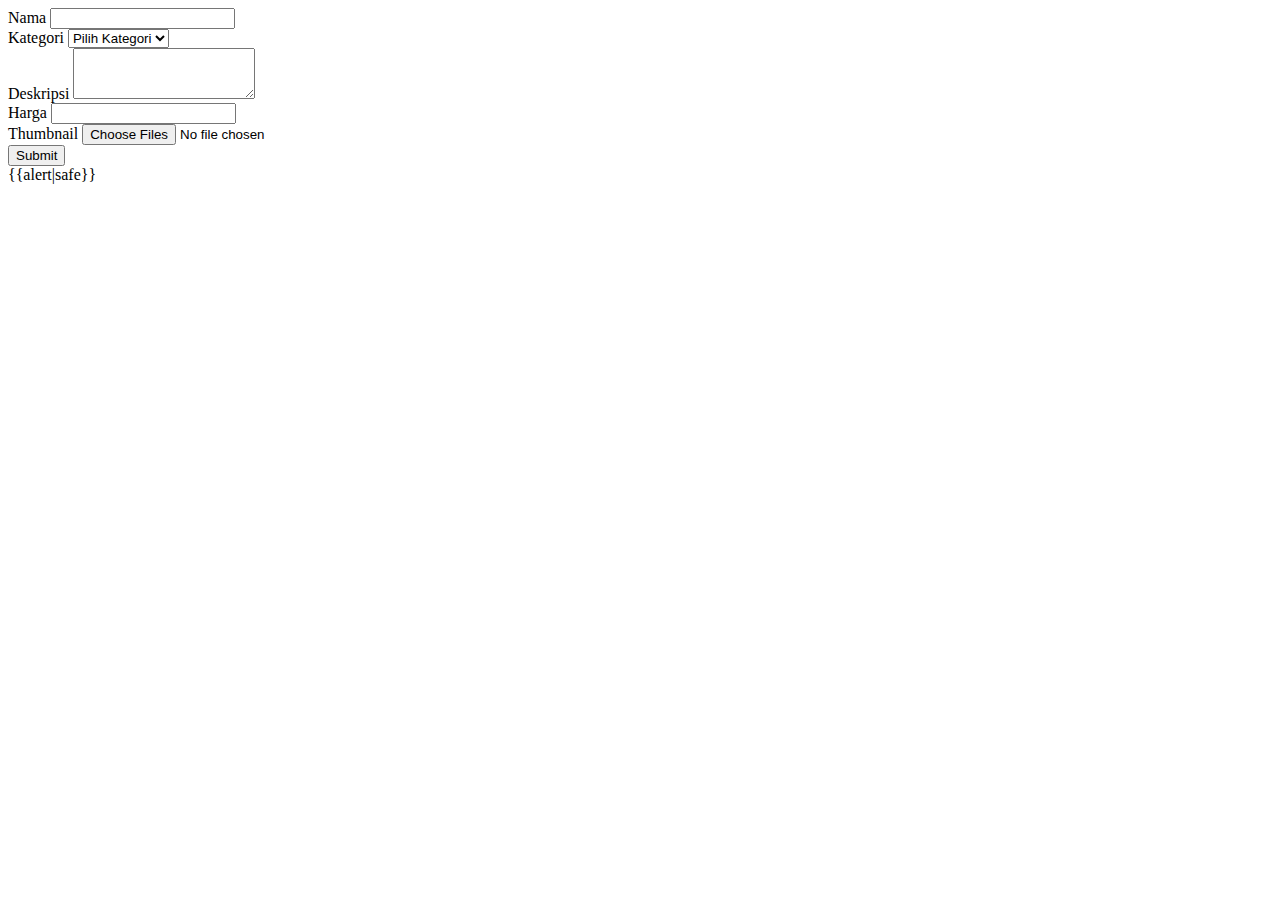
<file: form.html>
<!DOCTYPE html>
<html lang="en">
<head>
    <meta charset="UTF-8">
    <title>Form Bootstrap</title>
    <link rel="stylesheet" href="https://cdn.jsdelivr.net/npm/bootstrap@5.1.3/dist/css/bootstrap.min.css" integrity="sha384-1BmE4kWBq78iYhFldvKuhfTAU6auU8tT94WrHftjDbrCEXSU1oBoqyl2QvZ6jIW3" crossorigin="anonymous">
</head>
<body>

<div class="container">
    <form action="/product/add" method="post" enctype="multipart/form-data">
        <div class="mb-3">
            <label for="nama" class="form-label">Nama</label>
            <input type="text" name="name" class="form-control" id="nama" >
        </div>
        <div class="mb-3">
            <label for="kategori" class="form-label">Kategori</label>
            <select class="form-control" name="category"  id="kategori">
                <option value="" disabled selected>Pilih Kategori</option>
                <option value="Food">Food</option>
                <option value="Drink">Drink</option>
            </select>
        </div>
        <div class="mb-3">
            <label for="deskripsi"  class="form-label">Deskripsi</label>
            <textarea class="form-control" name="description" id="deskripsi"  rows="3"></textarea>
        </div>
        <div class="mb-3">
            <label for="harga"  class="form-label">Harga</label>
            <input type="number" name="price" class="form-control" id="harga" >
        </div>
        <div class="mb-3 gambar">
            <label for="gambar"  class="form-label">Thumbnail</label>
            <input type="file" name="thumbnail" multiple class="form-control" id="gambar" >
        </div>
        <button type="submit" class="btn btn-primary">Submit</button>
    </form>
</div>
    {{alert|safe}}
</body>
</html>
</file>
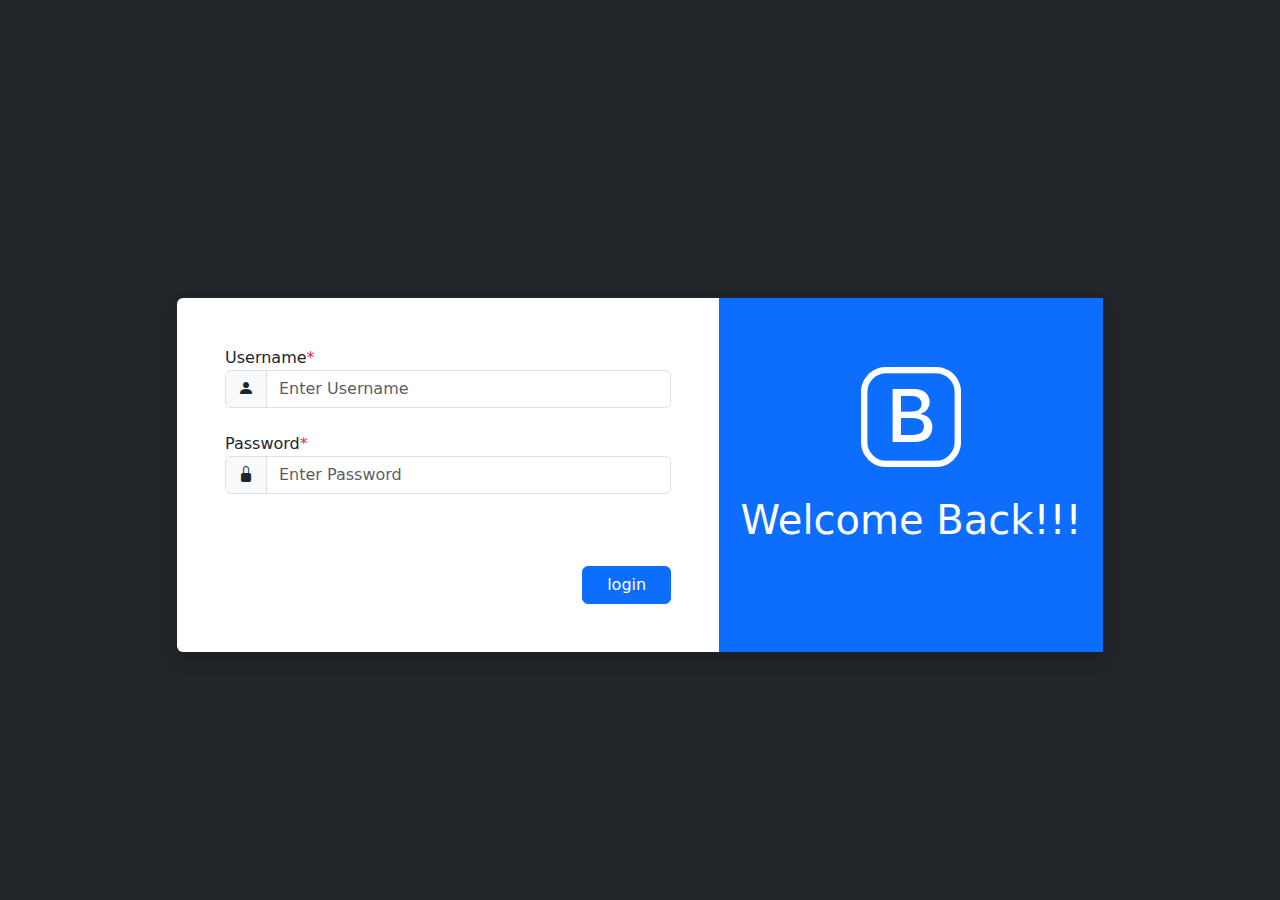
<file: login.html>
<!DOCTYPE html>
<html lang="en">
  <head>
    <title>Login</title>
    <meta charset="utf-8" />
    <meta name="viewport" content="width=device-width, initial-scale=1" />
    <link
      rel="stylesheet"
      href="https://cdn.jsdelivr.net/npm/bootstrap-icons@1.4.1/font/bootstrap-icons.css"
    />
    <link
      href="https://cdn.jsdelivr.net/npm/bootstrap@5.0.2/dist/css/bootstrap.min.css"
      rel="stylesheet"
    />

    <style>
      a {
        text-decoration: none;
      }
      .login-page {
        width: 100%;
        height: 100vh;
        display: inline-block;
        display: flex;
        align-items: center;
      }
      .form-right i {
        font-size: 100px;
      }
    </style>
  </head>
  <body>
    <div class="login-page bg-dark">
      <div class="container">
        <div class="row">
          <div class="col-lg-10 offset-lg-1">
            <h3 class="mb-3">Login Now</h3>
            <div class="bg-white shadow rounded">
              <div class="row">
                <div class="col-md-7 pe-0">
                  <div class="form-left h-100 py-5 px-5">
                    <form method="post" class="row g-4">
                      <div class="col-12">
                        <label
                          >Username<span class="text-danger">*</span></label
                        >
                        <div class="input-group">
                          <div class="input-group-text">
                            <i class="bi bi-person-fill"></i>
                          </div>
                          <input
                            name="username"
                            type="text"
                            class="form-control"
                            placeholder="Enter Username"
                          />
                        </div>
                      </div>

                      <div class="col-12">
                        <label
                          >Password<span class="text-danger">*</span></label
                        >
                        <div class="input-group">
                          <div class="input-group-text">
                            <i class="bi bi-lock-fill"></i>
                          </div>
                          <input
                          name="password"
                            type="password"
                            class="form-control"
                            placeholder="Enter Password"
                          />
                        </div>
                      </div>

                      <div class="col-sm-6"></div>

                      <div class="col-sm-6"></div>

                      <div class="col-12">
                        <button
                          type="submit"
                          class="btn btn-primary px-4 float-end mt-4"
                        >
                          login
                        </button>
                      </div>
                    </form>
                  </div>
                </div>
                <div class="col-md-5 ps-0 d-none d-md-block">
                  <div
                    class="form-right h-100 bg-primary text-white text-center pt-5"
                  >
                    <i class="bi bi-bootstrap"></i>
                    <h2 class="fs-1">Welcome Back!!!</h2>
                  </div>
                </div>
              </div>
            </div>
          </div>
        </div>
      </div>
    </div>

    <!-- Bootstrap JS -->
  </body>
</html>
</file>
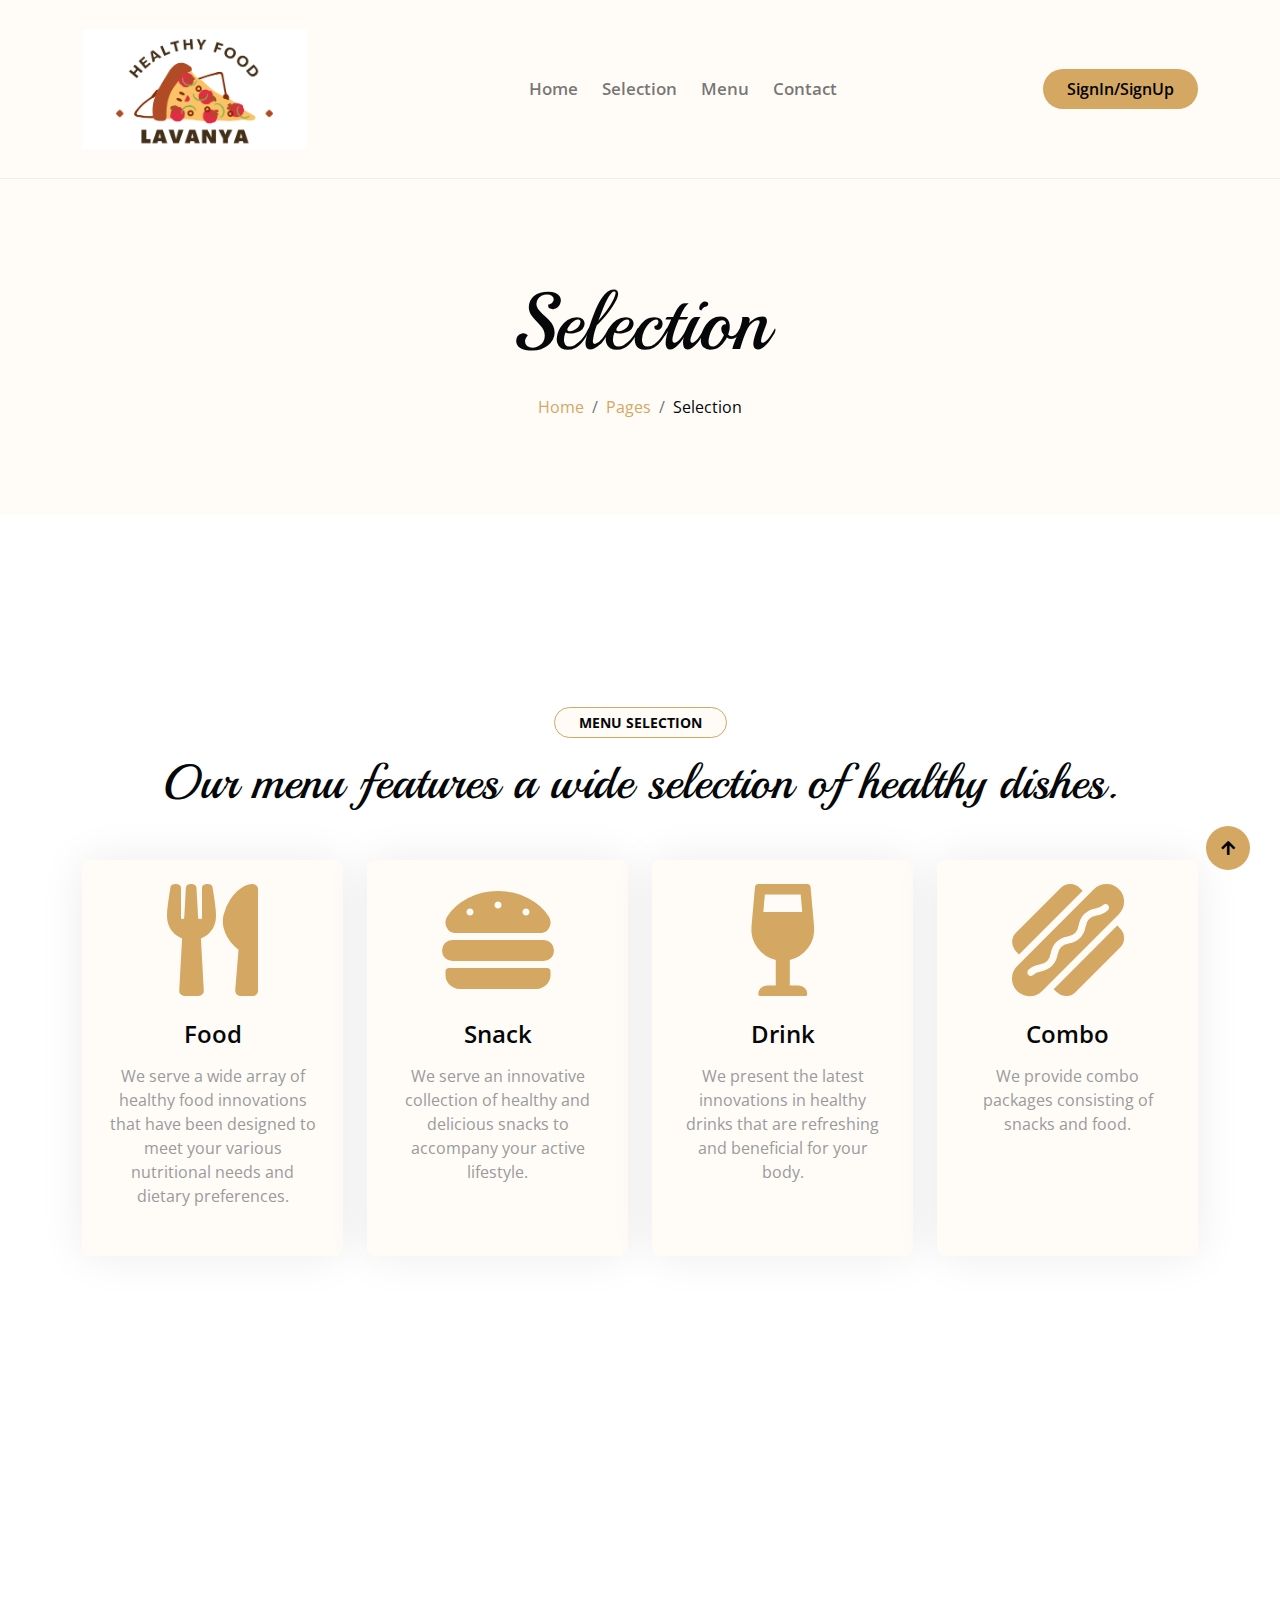
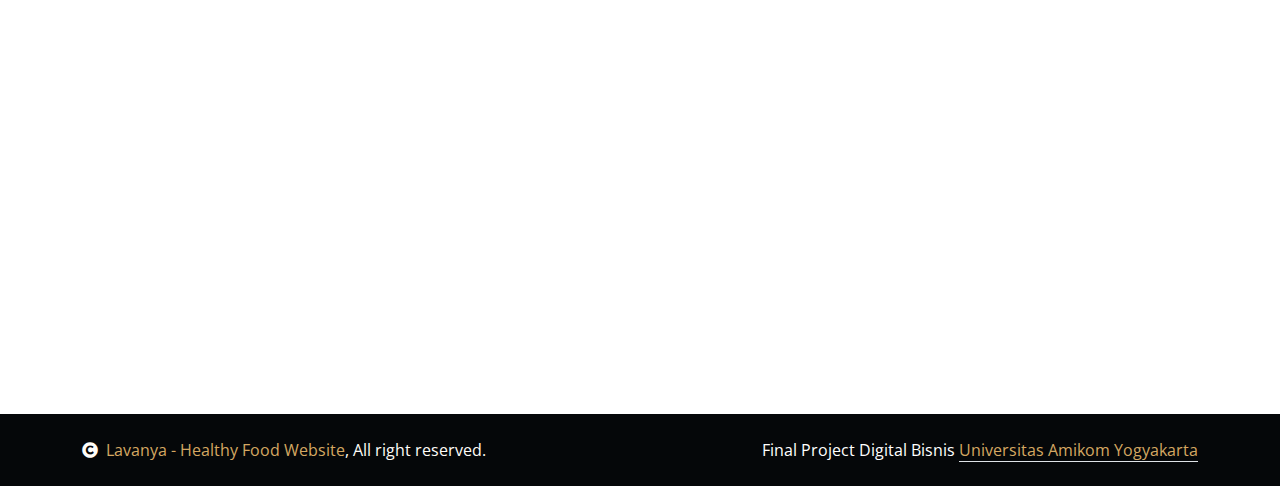
<file: service.html>
<!DOCTYPE html>
<html lang="en">

<head>
    <meta charset="utf-8">
    <title>Lavanya - Healthy Food Website</title>
    <meta content="width=device-width, initial-scale=1.0" name="viewport">
    <meta content="" name="keywords">
    <meta content="" name="description">

    <!-- Google Web Fonts -->
    <link rel="preconnect" href="https://fonts.googleapis.com">
    <link rel="preconnect" href="https://fonts.gstatic.com" crossorigin>
    <link href="https://fonts.googleapis.com/css2?family=Open+Sans:wght@400;600&family=Playball&display=swap"
        rel="stylesheet">

    <!-- icon -->
    


    <!-- Icon Font Stylesheet -->
    <link rel="stylesheet" href="https://use.fontawesome.com/releases/v5.15.4/css/all.css" />
    <link href="https://cdn.jsdelivr.net/npm/bootstrap-icons@1.4.1/font/bootstrap-icons.css" rel="stylesheet">

    <!-- Libraries Stylesheet -->
    <link href="lib/animate/animate.min.css" rel="stylesheet">
    <link href="lib/lightbox/css/lightbox.min.css" rel="stylesheet">
    <link href="lib/owlcarousel/owl.carousel.min.css" rel="stylesheet">

    <!-- Customized Bootstrap Stylesheet -->
    <link href="/css/bootstrap.min.css" rel="stylesheet">

    <!-- Template Stylesheet -->
    <link href="/css/style.css" rel="stylesheet">
</head>

<body>

    <!-- Spinner Start -->
    <div id="spinner"
        class="show w-100 vh-100 bg-white position-fixed translate-middle top-50 start-50  d-flex align-items-center justify-content-center">
        <div class="spinner-grow text-primary" role="status"></div>
    </div>
    <!-- Spinner End -->


    <!-- Navbar start -->
    <navbar>
        <div class="container-fluid nav-bar">
            <div class="container">
                <nav class="navbar navbar-light navbar-expand-lg py-4">
                    <a href="index.html" class="navbar-brand">
                        <img src="/img/logo_lavanya.png" alt="logo_lavanya" height="120px" />
                    </a>
                    <button class="navbar-toggler py-2 px-3" type="button" data-bs-toggle="collapse"
                        data-bs-target="#navbarCollapse">
                        <span class="fa fa-bars text-primary"></span>
                    </button>
                    <div class="collapse navbar-collapse" id="navbarCollapse">
                        <div class="navbar-nav mx-auto">
                            <a href="/" class="nav-item nav-link">Home</a>
                            <a href="/services.html" class="nav-item nav-link">Selection</a>
                            <a href="/event.html" class="nav-item nav-link">Menu</a>
                            <a href="/contact.html" class="nav-item nav-link">Contact</a>
                        </div>
                        <a href="/login.html" class="btn btn-primary py-2 px-4 d-none d-xl-inline-block rounded-pill">SignIn/SignUp</a>
                    </div>
                </nav>
            </div>
        </div>
    </navbar>
    <!-- Navbar End -->


    <!-- Modal Search Start -->
    <div class="modal fade" id="searchModal" tabindex="-1" aria-labelledby="exampleModalLabel" aria-hidden="true">
        <div class="modal-dialog modal-fullscreen">
            <div class="modal-content rounded-0">
                <div class="modal-header">
                    <h5 class="modal-title" id="exampleModalLabel">Search by keyword</h5>
                    <button type="button" class="btn-close" data-bs-dismiss="modal" aria-label="Close"></button>
                </div>
                <div class="modal-body d-flex align-items-center">
                    <div class="input-group w-75 mx-auto d-flex">
                        <input type="search" class="form-control bg-transparent p-3" placeholder="keywords"
                            aria-describedby="search-icon-1">
                        <span id="search-icon-1" class="input-group-text p-3"><i class="fa fa-search"></i></span>
                    </div>
                </div>
            </div>
        </div>
    </div>
    <!-- Modal Search End -->


    <!-- Hero Start -->
    <div class="container-fluid bg-light py-6 my-6 mt-0">
        <div class="container text-center animated bounceInDown">
            <h1 class="display-1 mb-4">Selection</h1>
            <ol class="breadcrumb justify-content-center mb-0 animated bounceInDown">
                <li class="breadcrumb-item"><a href="#">Home</a></li>
                <li class="breadcrumb-item"><a href="#">Pages</a></li>
                <li class="breadcrumb-item text-dark" aria-current="page">Selection</li>
            </ol>
        </div>
    </div>
    <!-- Hero End -->


    <!-- Service Start -->
    <div class="container-fluid service py-6">
        <div class="container">
            <div class="text-center wow bounceInUp" data-wow-delay="0.1s">
                <small
                    class="d-inline-block fw-bold text-dark text-uppercase bg-light border border-primary rounded-pill px-4 py-1 mb-3">Menu
                    Selection</small>
                <h1 class="display-5 mb-5">Our menu features a wide selection of healthy dishes.</h1>
            </div>
            <div class="row g-4">
                <div class="col-lg-3 col-md-6 col-sm-12 wow bounceInUp" data-wow-delay="0.7s">
                    <div class="bg-light rounded service-item">
                        <div class="service-content d-flex align-items-center justify-content-center p-4">
                            <div class="service-content-icon text-center">
                                <i class="fas fa-utensils fa-7x text-primary mb-4"></i>
                                <h4 class="mb-3">Food</h4>
                                <p class="mb-4">
                                    We serve a wide array of healthy food innovations that have been designed to meet your various nutritional needs and dietary preferences.
                                </p>
                            </div>
                        </div>
                    </div>
                </div>
                <div class="col-lg-3 col-md-6 col-sm-12 wow bounceInUp" data-wow-delay="0.7s">
                    <div class="bg-light rounded service-item">
                        <div class="service-content d-flex align-items-center justify-content-center p-4">
                            <div class="service-content-icon text-center">
                                <i class="fas fa-hamburger fa-7x text-primary mb-4"></i>
                                <h4 class="mb-3">Snack</h4>
                                <p class="mb-4">
                                    We serve an innovative collection of healthy and delicious snacks to accompany your active lifestyle.
                                </p>
                            </div>
                        </div>
                    </div>
                </div>
                <div class="col-lg-3 col-md-6 col-sm-12 wow bounceInUp" data-wow-delay="0.1s">
                    <div class="bg-light rounded service-item">
                        <div class="service-content d-flex align-items-center justify-content-center p-4">
                            <div class="service-content-icon text-center">
                                <i class="fas fa-wine-glass-alt fa-7x text-primary mb-4"></i>
                                <h4 class="mb-3">Drink</h4>
                                <p class="mb-4">
                                    We present the latest innovations in healthy drinks that are refreshing and beneficial for your body.
                                </p>
                            </div>
                        </div>
                    </div>
                </div>
                <div class="col-lg-3 col-md-6 col-sm-12 wow bounceInUp" data-wow-delay="0.5s">
                    <div class="bg-light rounded service-item">
                        <div class="service-content d-flex align-items-center justify-content-center p-4">
                            <div class="service-content-icon text-center">
                                <i class="fas fa-hotdog fa-7x text-primary mb-4"></i>
                                <h4 class="mb-3">Combo</h4>
                                <p class="mb-4">
                                    We provide combo packages consisting of snacks and food.
                                </p>
                            </div>
                        </div>
                    </div>
                </div>
            </div>
        </div>
    </div>
    <!-- Service End -->


    <!-- Footer Start -->
    <div class="container-fluid footer py-6 my-6 mb-0 bg-light wow bounceInUp" data-wow-delay="0.1s">
        <div class="container">
            <div class="row">
                <div class="col-lg-3 col-md-6">
                    <div class="footer-item">
                        <h1 class="text-primary">
                            Lava<span class="text-dark">nya</span>
                        </h1>
                        <p class="lh-lg mb-4">
                            Through Healthyfood Lavanya, you can easily order healthy food anytime, with fast and secure delivery services. Enjoy the convenience of maintaining a healthy diet with Lavanya, your trusted partner on your journey to a healthy lifestyle.
                        </p>
                        <div class="footer-icon d-flex">
                            <a class="btn btn-primary btn-sm-square me-2 rounded-circle" href=""><i
                                    class="fab fa-facebook-f"></i></a>
                            <a class="btn btn-primary btn-sm-square me-2 rounded-circle" href=""><i
                                    class="fab fa-twitter"></i></a>
                            <a href="#" class="btn btn-primary btn-sm-square me-2 rounded-circle"><i
                                    class="fab fa-instagram"></i></a>
                            <a href="#" class="btn btn-primary btn-sm-square rounded-circle"><i
                                    class="fab fa-linkedin-in"></i></a>
                        </div>
                    </div>
                </div>
                <div class="col-lg-3 col-md-6">
                    <div class="footer-item">
                        <h4 class="mb-4">Special Menu</h4>
                        <div class="d-flex flex-column align-items-start">
                            <a class="text-body mb-3" href=""><i class="fa fa-check text-primary me-2"></i>Salad Roll
                                with Salmon</a>
                            <a class="text-body mb-3" href=""><i class="fa fa-check text-primary me-2"></i>Smoothie Berry Bowl</a>
                            <a class="text-body mb-3" href=""><i class="fa fa-check text-primary me-2"></i>Kombucha
                                </a>
                            <a class="text-body mb-3" href=""><i class="fa fa-check text-primary me-2"></i>Butternut
                                Soup</a>
                        </div>
                    </div>
                </div>
                <div class="col-lg-3 col-md-6">
                    <div class="footer-item">
                        <h4 class="mb-4">Contact Us</h4>
                        <div class="d-flex flex-column align-items-start">
                            <p>
                                <i class="fa fa-map-marker-alt text-primary me-2"></i> 123
                                Klaten City.
                            </p>
                            <p>
                                <i class="fa fa-phone-alt text-primary me-2"></i> (+62) 3456
                                7890 123
                            </p>
                            <p>
                                <i class="fas fa-envelope text-primary me-2"></i>
                                lavanya@gmail.com
                            </p>
                            <p>
                                <i class="fa fa-clock text-primary me-2"></i> 12/7 Hours
                                Service
                            </p>
                        </div>
                    </div>
                </div>
                <div class="col-lg-3 col-md-6">
                    <div class="footer-item">
                        <h4 class="mb-4">Social Gallery</h4>
                        <div class="row g-2">
                            <div class="col-4">
                                <img src="/img/sirloin.jpeg" class="img-fluid rounded-circle border border-primary p-2"
                                    alt="" />
                            </div>
                            <div class="col-4">
                                <img src="/img/fresh salad.jpeg" class="img-fluid rounded-circle border border-primary p-2"
                                    alt="" />
                            </div>
                            <div class="col-4">
                                <img src="/img/pancake.jpeg" class="img-fluid rounded-circle border border-primary p-2"
                                    alt="" />
                            </div>
                            <div class="col-4">
                                <img src="/img/Lemon water.jpeg" class="img-fluid rounded-circle border border-primary p-2"
                                    alt="" />
                            </div>
                            <div class="col-4">
                                <img src="/img/weetabix with warm.jpeg" class="img-fluid rounded-circle border border-primary p-2"
                                    alt="" />
                            </div>
                            <div class="col-4">
                                <img src="/img/sirloin.jpeg" class="img-fluid rounded-circle border border-primary p-2"
                                    alt="" />
                            </div>
                        </div>
                    </div>
                </div>
            </div>
        </div>
    </div>
    <!-- Footer End -->


    <!-- Copyright Start -->
    <div class="container-fluid copyright bg-dark py-4">
        <div class="container">
            <div class="row">
                <div class="col-md-6 text-center text-md-start mb-3 mb-md-0">
                    <span class="text-light"><a href="#"><i class="fas fa-copyright text-light me-2"></i>Lavanya - Healthy Food
                            Website</a>, All right reserved.</span>
                </div>
                <div class="col-md-6 my-auto text-center text-md-end text-white">
                    Final Project Digital Bisnis
                    <a class="border-bottom" href="https://home.amikom.ac.id/">Universitas Amikom Yogyakarta</a>
                </div>
            </div>
        </div>
    </div>
    <!-- Copyright End -->


    <!-- Back to Top -->
    <a href="#" class="btn btn-md-square btn-primary rounded-circle back-to-top"><i class="fa fa-arrow-up"></i></a>


    <!-- JavaScript Libraries -->
    <script src="https://ajax.googleapis.com/ajax/libs/jquery/1.12.4/jquery.min.js"></script>
    <script src="https://cdn.jsdelivr.net/npm/bootstrap@5.0.0/dist/js/bootstrap.bundle.min.js"></script>
    <script src="lib/wow/wow.min.js"></script>
    <script src="lib/easing/easing.min.js"></script>
    <script src="lib/waypoints/waypoints.min.js"></script>
    <script src="lib/counterup/counterup.min.js"></script>
    <script src="lib/lightbox/js/lightbox.min.js"></script>
    <script src="lib/owlcarousel/owl.carousel.min.js"></script>

    <!-- Template Javascript -->
    <script src="/js/main.js"></script>
</body>

</html>
</file>
<file: css/style.css>
/*** Spinner Start ***/
#spinner {
    opacity: 0;
    visibility: hidden;
    transition: opacity .8s ease-out, visibility 0s linear .5s;
    z-index: 99999;
 }

 #spinner.show {
     transition: opacity .8s ease-out, visibility 0s linear .0s;
     visibility: visible;
     opacity: 1;
 }
/*** Spinner End ***/


.back-to-top {
    position: fixed;
    right: 30px;
    bottom: 30px;
    z-index: 99;
}

h1, h2, h3, .h1, .h2, .h3 {
    font-weight: 400 !important;
    font-family: 'Playball', cursive !important;
}

h4, h5, h6, .h4, .h5, .h6 {
    font-weight: 600 !important;
    font-family: 'Open Sans', sans-serif !important;
}

.my-6 {
    margin-top: 6rem;
    margin-bottom: 6rem;
}

.py-6 {
    padding-top: 6rem;
    padding-bottom: 6rem;
}

.wow,
.animated {
    animation-duration: 2s !important;
}


/*** Button Start ***/
.btn.btn-primary {
    border: 0;
}

.btn.btn-primary:hover {
    background: var(--bs-dark) !important;
    color: var(--bs-primary) !important;
}

.btn {
    font-weight: 600;
    transition: .5s;
}

.btn-square {
    width: 32px;
    height: 32px;
}

.btn-sm-square {
    width: 38px;
    height: 38px;
}

.btn-md-square {
    width: 44px;
    height: 44px;
}

.btn-lg-square {
    width: 56px;
    height: 56px;
}

.btn-square,
.btn-sm-square,
.btn-md-square,
.btn-lg-square {
    padding: 0;
    display: flex;
    align-items: center;
    justify-content: center;
    font-weight: normal;
}
/*** Button End ***/


/*** Navbar Start ***/
.nav-bar {
    background: var(--bs-light);
    border-bottom: 1px solid rgba(0, 0, 0, .05);
}

.navbar .navbar-nav .nav-link {
    padding: 10px 12px;
    font-weight: 600;
    font-size: 17px;
    transition: .5s;
}

.navbar .navbar-nav .nav-link:hover,
.navbar .navbar-nav .nav-link.active {
    color: var(--bs-primary);
}

.navbar .dropdown-toggle::after {
    border: none;
    content: "\f107";
    font-family: "Font Awesome 5 Free";
    font-weight: 700;
    vertical-align: middle;
    margin-left: 8px;
}

@media (min-width: 1200px) {
    .navbar .nav-item .dropdown-menu {
        display: block;
        visibility: hidden;
        top: 100%;
        transform: rotateX(-75deg);
        transform-origin: 0% 0%;
        transition: .5s;
        opacity: 0;
    }
    
    .navbar .nav-item:hover .dropdown-menu {
        transform: rotateX(0deg);
        visibility: visible;
        opacity: 1;
    }
}

.dropdown .dropdown-menu a:hover {
    background: var(--bs-primary);
    color: var(--bs-white);
}

#searchModal .modal-content {
    background-color: rgba(255, 255, 255, .95);
}
/*** Navbar End ***/


/*** Events Start ***/
.event .tab-class .nav-item a.active {
    background: var(--bs-primary) !important;
}

.event .event-img .event-overlay {
    position: absolute;
    width: 100%;
    height: 100%;
    top: 0;
    left: 0;
    background: rgba(212, 167, 98, 0.7);
    border-radius: 8px;
    transition: 0.5s;
    opacity: 0;
    z-index: 1;
}

.event .event-img:hover .event-overlay {
    opacity: 1;
}
/*** Events End ***/


/*** service start ***/
.service .service-item {
    position: relative;
    height: 100%;
    border-radius: 8px;
    box-shadow: 0 0 45px rgba(0, 0, 0, .08);
}

.service-content::after {
    position: absolute;
    content: "";
    width: 100%;
    height: 0;
    top: 0;
    left: 0;
    bottom: auto;
    background: var(--bs-primary);
    border-radius: 8px;
    transition: 1s;
}

.service-item:hover .service-content::after {
    height: 100%;
    opacity: 1;
}

.service-item .service-content-icon {
    position: relative;
    z-index: 2;
}

.service-item .service-content-icon i,
.service-item .service-content-icon p {
    transition: 1s;
}

.service-item:hover .service-content-icon i {
    color: var(--bs-dark) !important;
}

.service-item:hover .service-content-icon p {
    color: var(--bs-white);
}

.service-item:hover .service-content-icon a.btn-primary {
    background: var(--bs-white);
    color: var(--bs-dark);
}

.service-item .service-content-icon a.btn-primary {
    transition: 1s !important;
}
/*** Services End ***/


/*** Menu Start ***/
.menu .nav-item a.active {
    background: var(--bs-primary) !important;
}

.menu .menu-item .border-bottom {
    border-bottom-style: dashed !important;
}
/*** Menu End ***/


/*** Youtube Video start ***/
.video {
    position: relative;
    height: 100%;
    min-height: 400px;
    background: linear-gradient(rgba(254, 218, 154, 0.1), rgba(254, 218, 154, 0.1)), url(../img/thmbl.jpeg);
    background-position: center center;
    background-repeat: no-repeat;
    background-size: cover;
    border-radius: 8px;
}

.video .btn-play {
    position: absolute;
    z-index: 3;
    top: 50%;
    left: 50%;
    transform: translateX(-50%) translateY(-50%);
    box-sizing: content-box;
    display: block;
    width: 32px;
    height: 44px;
    border-radius: 50%;
    border: none;
    outline: none;
    padding: 18px 20px 18px 28px;
}

.video .btn-play:before {
    content: "";
    position: absolute;
    z-index: 0;
    left: 50%;
    top: 50%;
    transform: translateX(-50%) translateY(-50%);
    display: block;
    width: 100px;
    height: 100px;
    background: var(--bs-primary);
    border-radius: 50%;
    animation: pulse-border 1500ms ease-out infinite;
}

.video .btn-play:after {
    content: "";
    position: absolute;
    z-index: 1;
    left: 50%;
    top: 50%;
    transform: translateX(-50%) translateY(-50%);
    display: block;
    width: 100px;
    height: 100px;
    background: var(--bs-white);
    border-radius: 50%;
    transition: all 200ms;
}

.video .btn-play img {
    position: relative;
    z-index: 3;
    max-width: 100%;
    width: auto;
    height: auto;
}

.video .btn-play span {
    display: block;
    position: relative;
    z-index: 3;
    width: 0;
    height: 0;
    border-left: 32px solid var(--bs-dark);
    border-top: 22px solid transparent;
    border-bottom: 22px solid transparent;
}

@keyframes pulse-border {
    0% {
        transform: translateX(-50%) translateY(-50%) translateZ(0) scale(1);
        opacity: 1;
    }

    100% {
        transform: translateX(-50%) translateY(-50%) translateZ(0) scale(1.5);
        opacity: 0;
    }
}

#videoModal {
    z-index: 99999;
}

#videoModal .modal-dialog {
    position: relative;
    max-width: 800px;
    margin: 60px auto 0 auto;
}

#videoModal .modal-body {
    position: relative;
    padding: 0px;
}

#videoModal .close {
    position: absolute;
    width: 30px;
    height: 30px;
    right: 0px;
    top: -30px;
    z-index: 999;
    font-size: 30px;
    font-weight: normal;
    color: #FFFFFF;
    background: #000000;
    opacity: 1;
}
/*** Youtube Video End ***/


/*** Blog Start ***/
.blog-item {
    position: relative;
}

.blog-item img {
    transition: 0.5s;
}

.blog-item:hover img {
    transform: scale(1.3)
}

.blog-item .blog-content {
    position: relative;
    transform: translateY(-50%);
    box-shadow: 0 0 45px rgba(0, 0, 0, .08);
}

.blog-item .blog-content a.btn h5 {
    transition: 0.5s;
}

.blog-item:hover .blog-content a.btn h5 {
    color: var(--bs-primary) !important;
}
/*** Blog End ***/


/*** Team Start ***/
.team-item {
    width: 100%;
    height: 100%;
    position: relative;
}

.team-item .team-icon {
    position: absolute;
    top: 0;
    right: 0;
}

.team-item .team-icon .share-link {
    opacity: 0;
    transition: 0.9s;
}

.team-item:hover .share-link {
    opacity: 1;
}

.team-item .team-content {
    transition: 0.9s;
}

.team-item:hover .team-content {
    background: var(--bs-primary) !important;
    color: var(--bs-dark) !important;
}

.team-item .team-content h4,
.team-item .team-content p {
    transition: 0.5s;
}

.team-item:hover .team-content h4 {
    color: var(--bs-dark) !important;
}

.team-item:hover .team-content p {
    color: var(--bs-white);
}
/*** Team End ***/


/*** testimonial Start ***/
.testimonial-item {
    border: 1px solid var(--bs-primary);
    padding: 20px 20px;
}

.testimonial-carousel .owl-item img {
    width: 100px;
    height: 100px;
}

.testimonial-carousel.owl-rtl .testimonial-item {
    direction: ltr !important;
}
/*** testimonial End ***/


/*** Contact start ***/
.contact-form {
    box-shadow: 0 0 45px rgba(0, 0, 0, .08);
}

/*** Contact End ***/


/*** Footer Start ***/
.footer .footer-item a.text-body:hover {
    color: var(--bs-primary) !important;
}
/*** Footer End ***/
</file>
